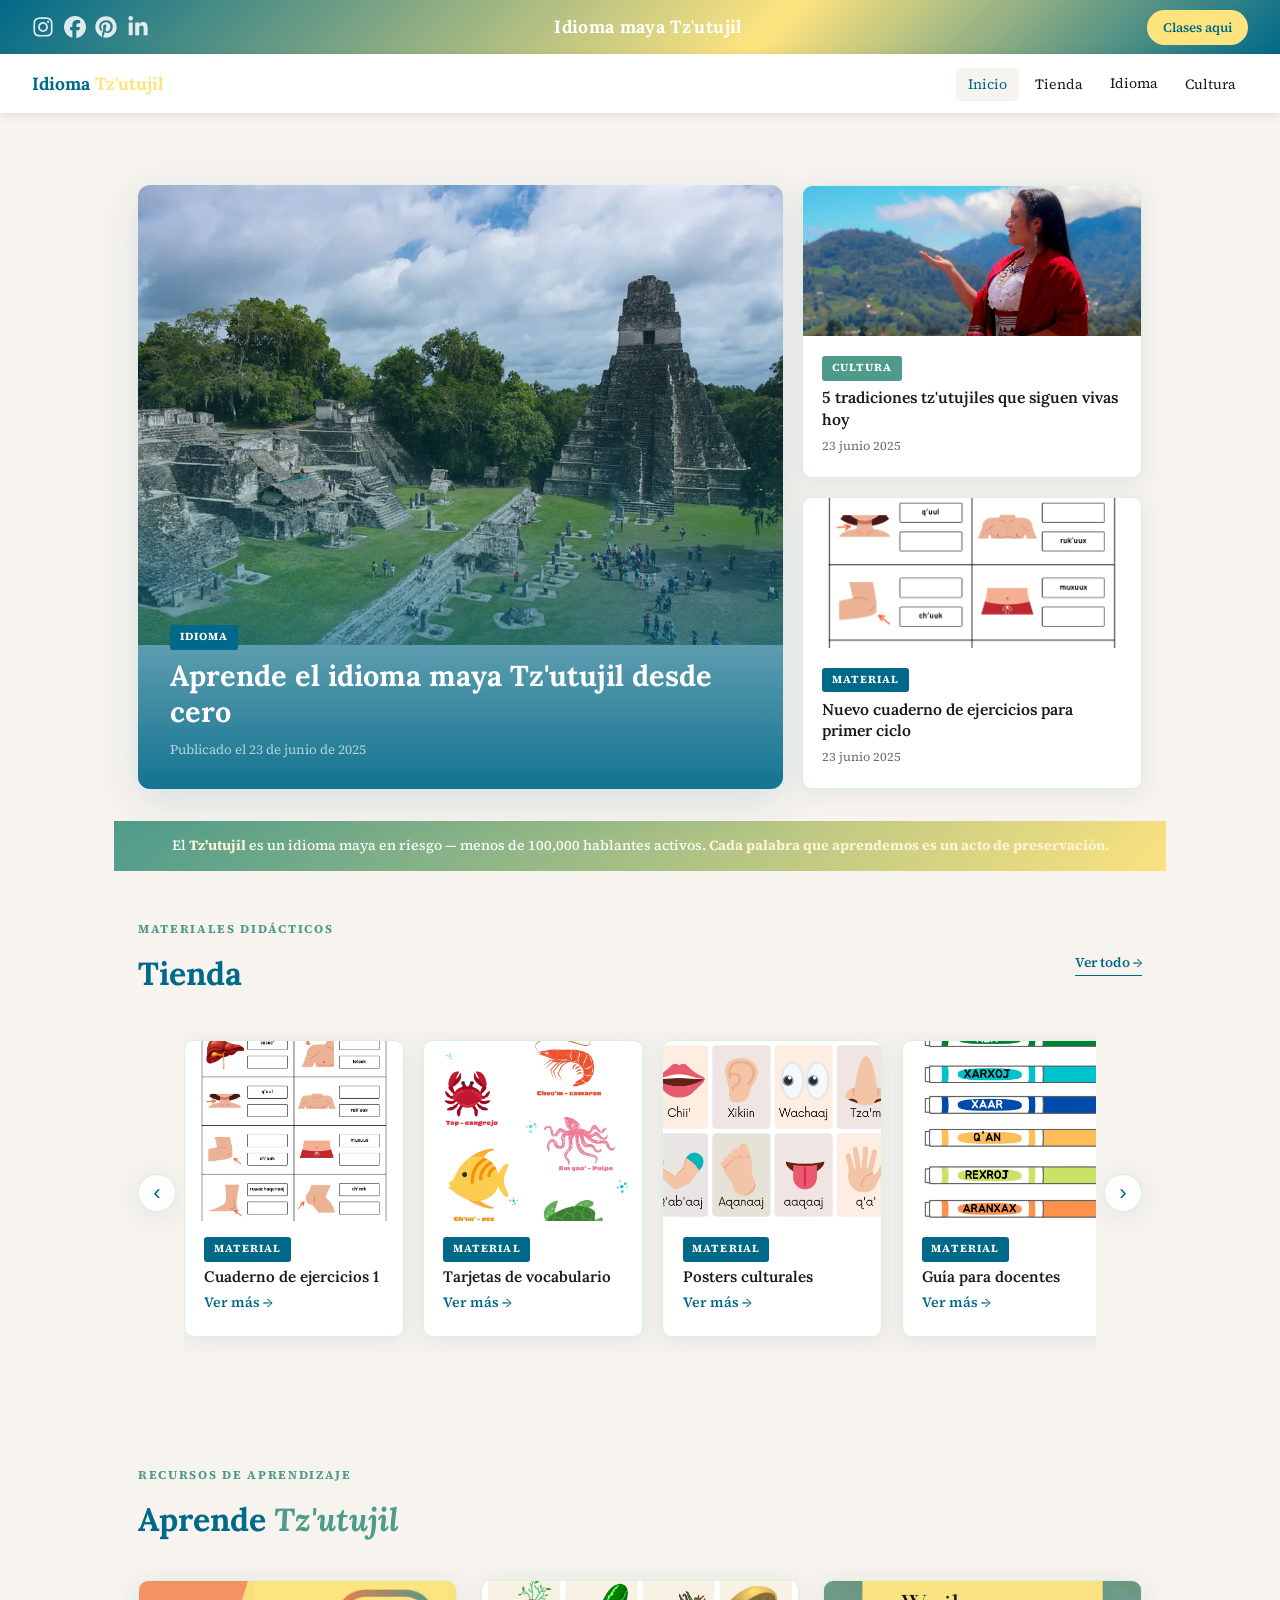
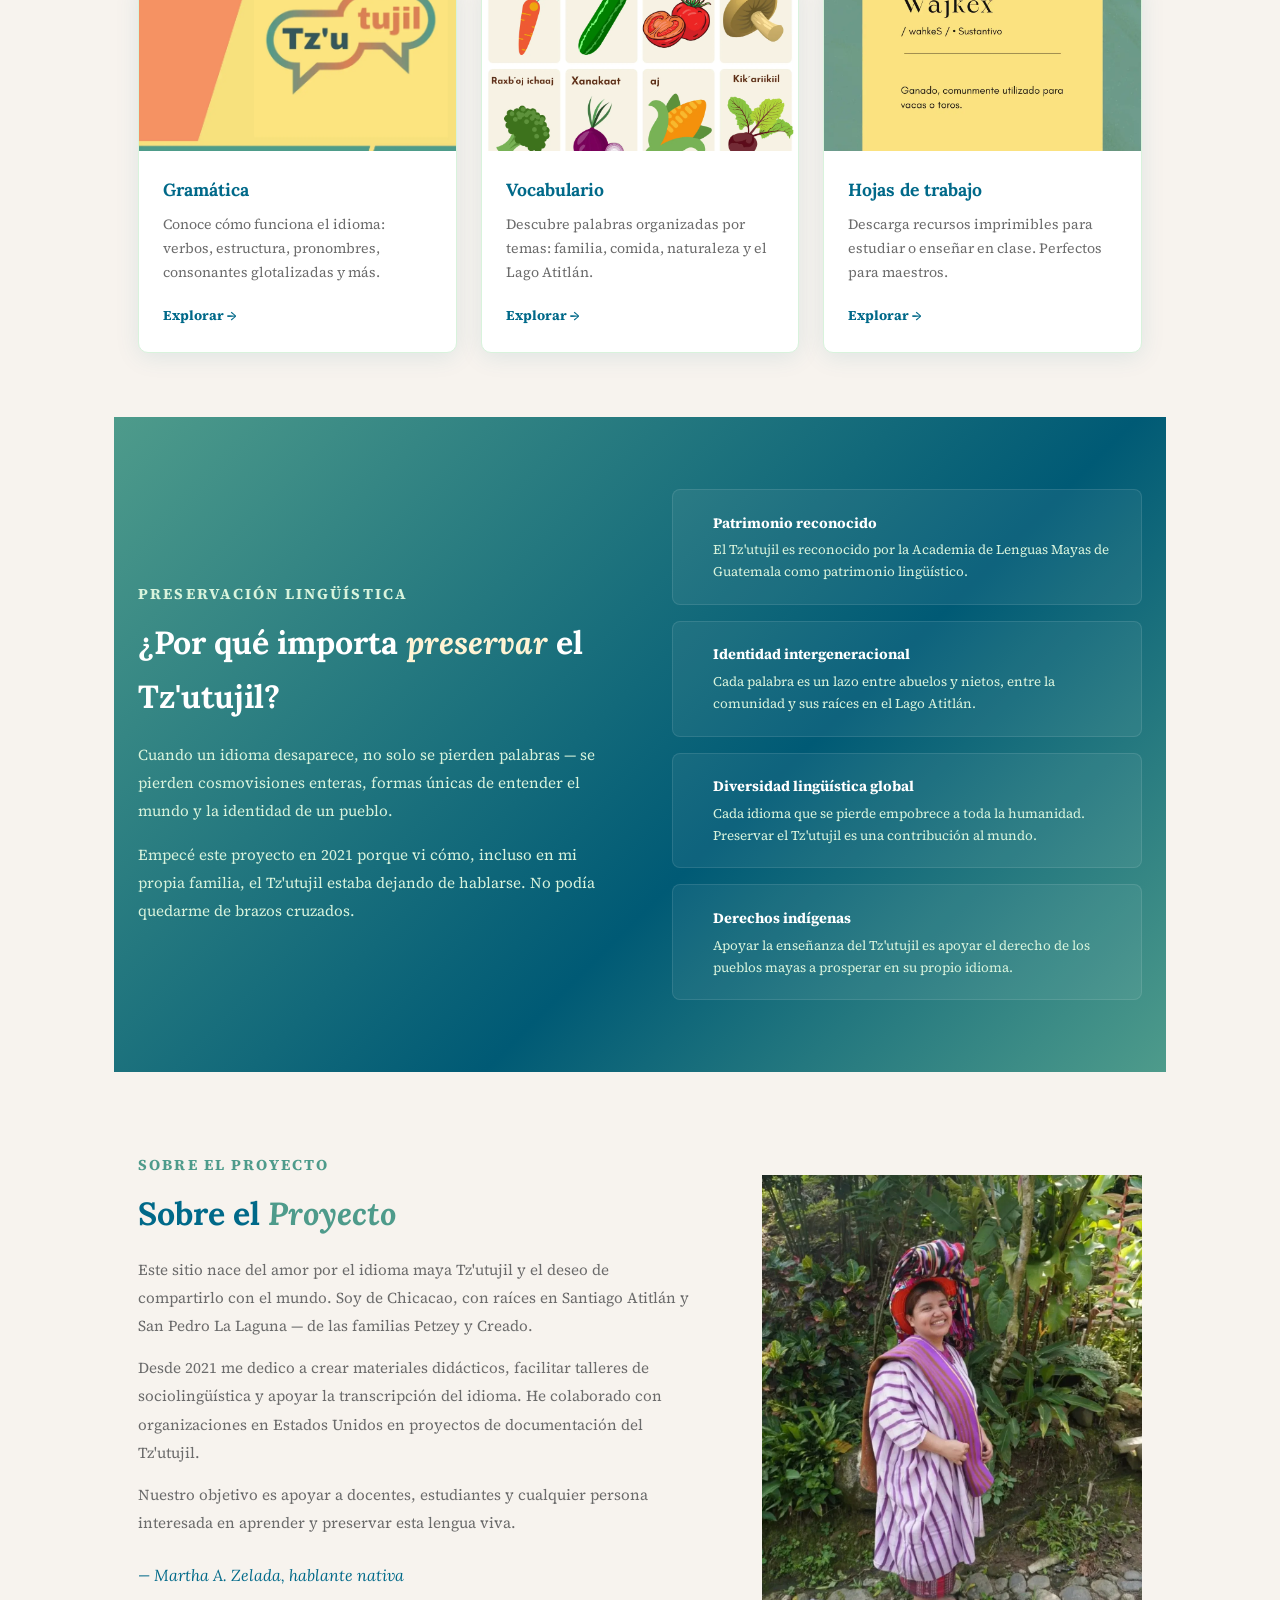
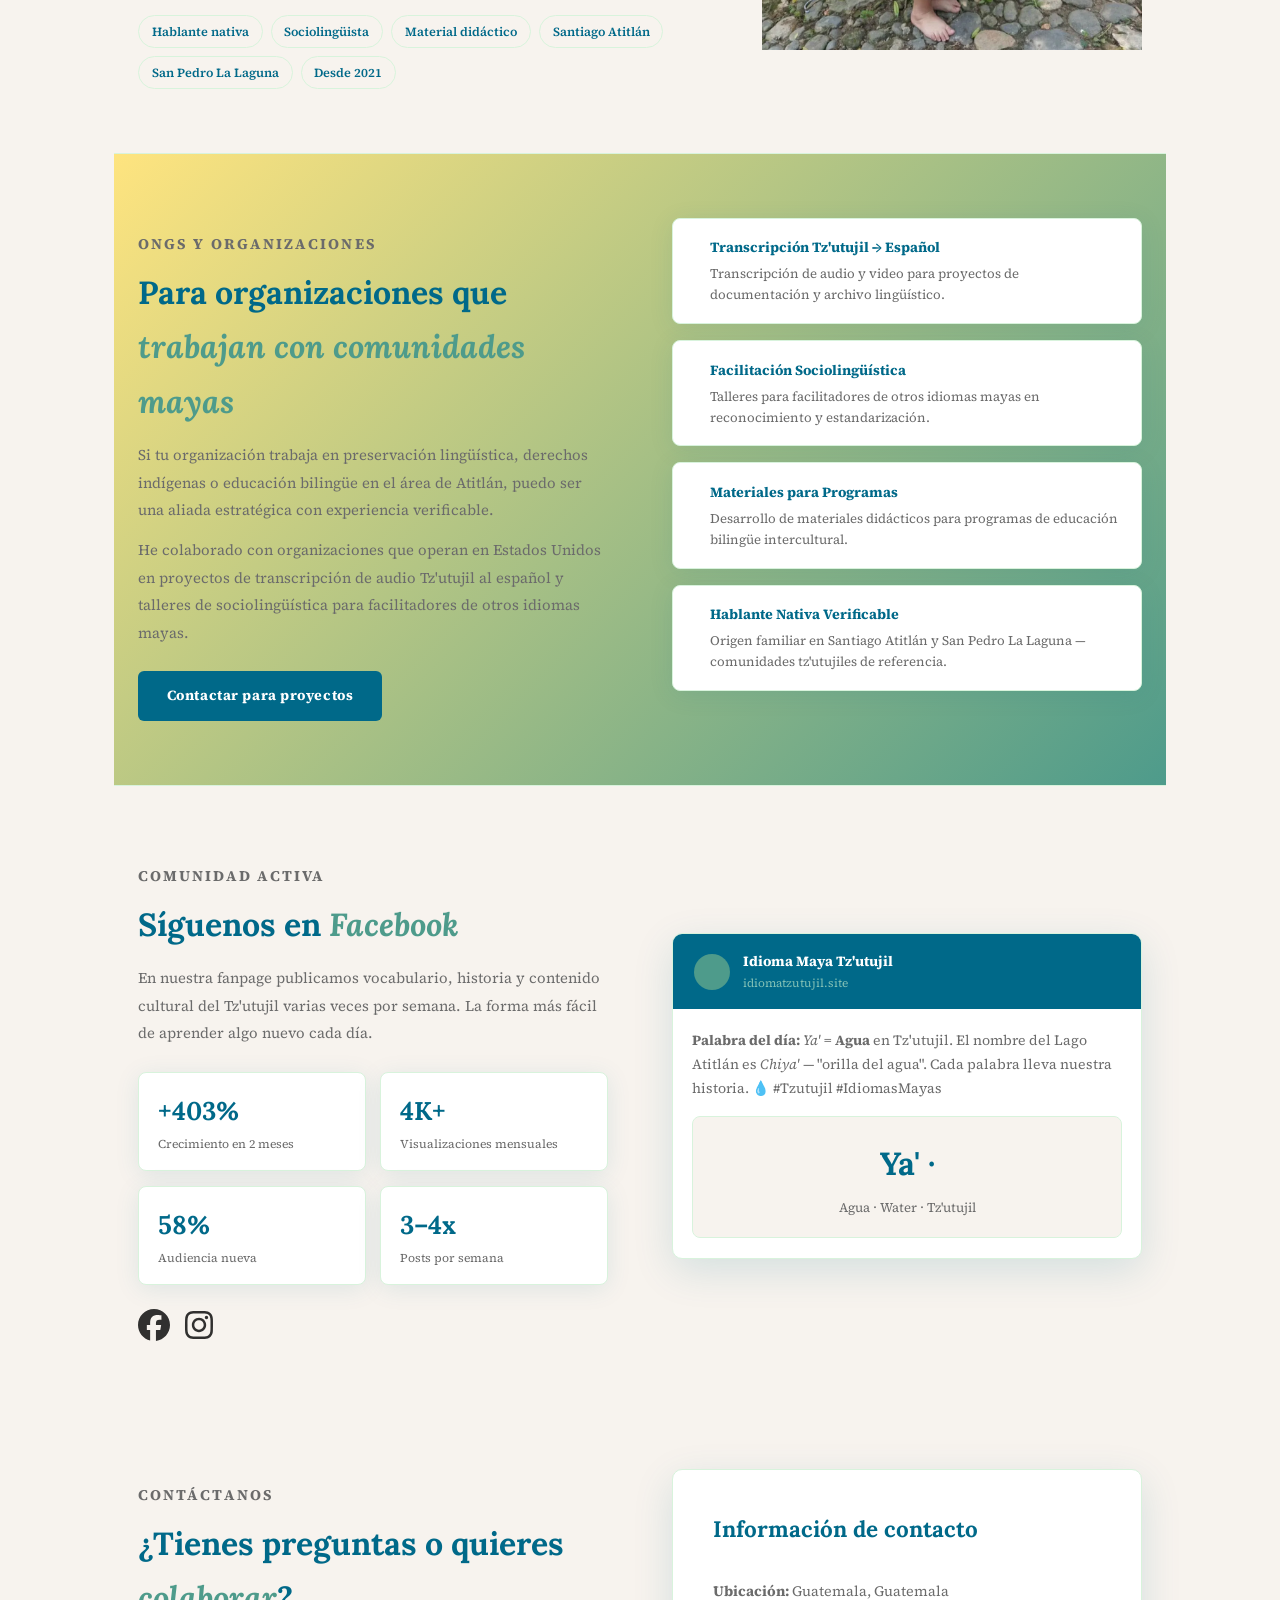
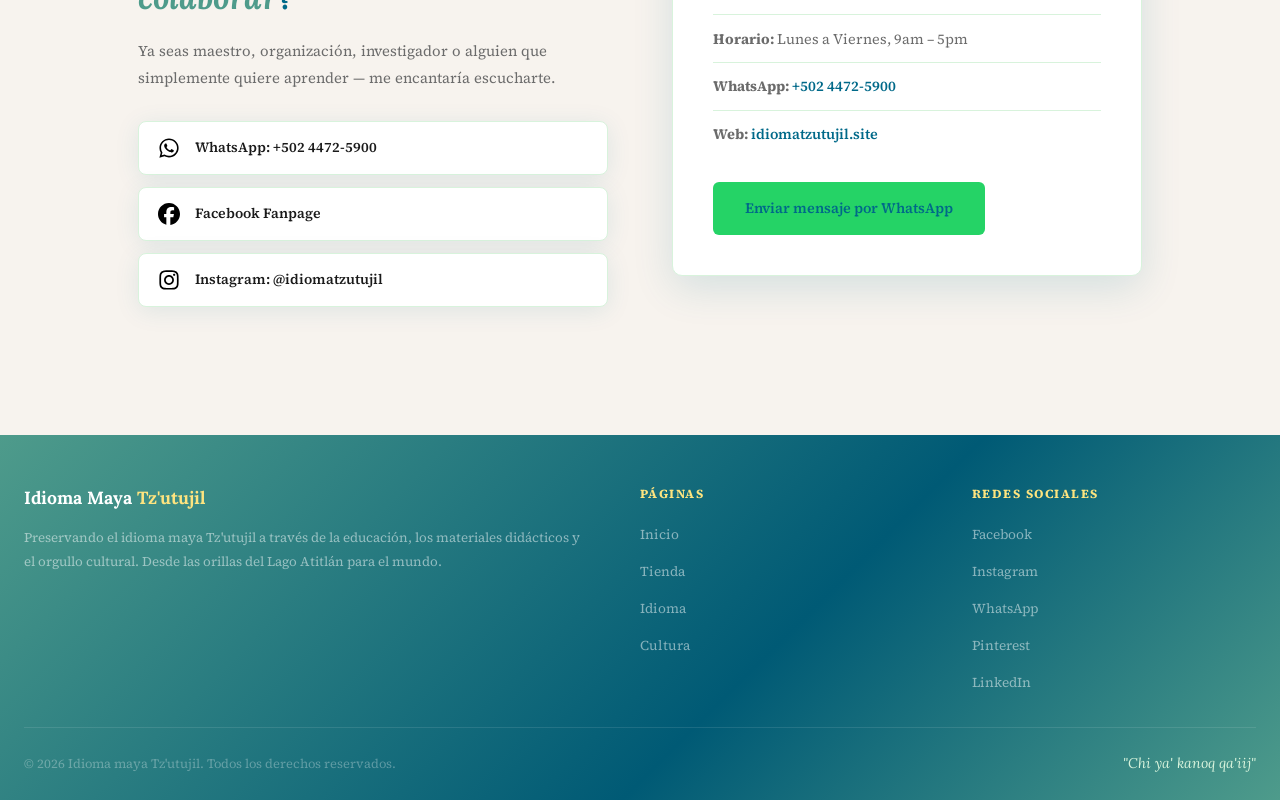
<file: index.html>
<!DOCTYPE html>
<html lang="es">
<head>
  <meta charset="UTF-8"/>
  <meta name="viewport" content="width=device-width, initial-scale=1.0"/>
  <link rel="icon" href="assets/img/favicon.png" type="image/png" sizes="32x32">
  <link rel="canonical" href="https://idiomatzutujil.site">
  <title>Inicio | Idioma maya Tz'utujil</title>
  <meta name="description" content="Aprende el idioma maya Tz'utujil con recursos educativos, artículos culturales, y clases en línea. Descubre vocabulario, gramática, y tradiciones vivas.">
  <meta name="keywords" content="idioma tz'utujil, aprender tz'utujil, maya guatemala, cultura maya, clases online, vocabulario tz'utujil, gramática tz'utujil">
  <meta name="author" content="Martha A Zelada">
  <meta property="og:title" content="Aprende el idioma maya Tz'utujil">
  <meta property="og:description" content="Clases, recursos y cultura para conocer el idioma Tz'utujil desde cero.">
  <meta property="og:image" content="https://idiomatzutujil.site/assets/img/portada1.webp">
  <meta property="og:url" content="https://idiomatzutujil.site">
  <meta property="og:type" content="website">
  <meta name="p:domain_verify" content="c853f585400fdb62001850f2f54ba106"/>
  <link rel="preconnect" href="https://fonts.googleapis.com">
  <link rel="preconnect" href="https://fonts.gstatic.com" crossorigin>
  <link href="https://fonts.googleapis.com/css2?family=Lora:ital,wght@0,400;0,600;0,700;1,400;1,600&family=Source+Serif+4:ital,wght@0,300;0,400;0,600;1,300&display=swap" rel="stylesheet">
  <link rel="stylesheet" href="styles.css">

  <script async src="https://www.googletagmanager.com/gtag/js?id=G-GRST46F9YE"></script>
  <script>window.dataLayer=window.dataLayer||[];function gtag(){dataLayer.push(arguments);}gtag('js',new Date());gtag('config','G-GRST46F9YE');</script>

</head>
<body>

  <!-- TOP BAR -->
  <div class="top-bar">
    <div class="social-icons">
      <a href="https://www.instagram.com/idiomatzutujil/" target="_blank" rel="noopener noreferrer" aria-label="Instagram">
        <img src="assets/img/instagram.svg" alt="Instagram">
      </a>
      <a href="https://www.facebook.com/profile.php?id=100065151015711" target="_blank" rel="noopener noreferrer" aria-label="Facebook">
        <img src="assets/img/facebook.svg" alt="Facebook">
      </a>
      <a href="#" target="_blank" rel="noopener noreferrer" aria-label="Pinterest">
        <img src="assets/img/pinterest.svg" alt="Pinterest">
      </a>
      <a href="#" target="_blank" rel="noopener noreferrer" aria-label="LinkedIn">
        <img src="assets/img/linkedin.svg" alt="LinkedIn">
      </a>
    </div>
    <span class="brand-name">Idioma maya Tz'utujil</span>
    <a class="btn-clases" href="https://wa.me/50244725900" target="_blank" rel="noopener noreferrer">Clases aqui</a>
  </div>

  <!-- NAVBAR -->
  <nav class="navbar" id="navbar" role="navigation" aria-label="Navegación principal">
    <div class="logo">Idioma <span>Tz'utujil</span></div>
    <ul class="nav-links">
      <li><a href="index.html" class="active">Inicio</a></li>
      <li><a href="tienda.html">Tienda</a></li>
      <a href="gramatica.html#practica">Idioma</a>
      <li><a href="cultura.html">Cultura</a></li>
    </ul>
    <button class="hamburger" onclick="toggleMenu()" aria-label="Abrir menú" aria-expanded="false" id="hamburger-btn">☰</button>
  </nav>

  <!-- MOBILE MENU -->
  <nav class="nav-mobile" id="nav-mobile" aria-label="Menú móvil">
    <a href="index.html">Inicio</a>
    <a href="tienda.html">Tienda</a>
    <a href="gramatica.html#practica">Idioma</a>
    <a href="gramatica.html">Cultura</a>
    <a href="https://wa.me/50244725900" target="_blank" class="mobile-cta">Clases aqui</a>
  </nav>

  <main>

    <!-- FEATURED -->
    <section class="featured-section" aria-label="Artículos destacados">
      <div class="featured-grid">
        <a href="gramatica.html" class="main-article fade-in">
          <img src="assets/img/portada1.webp" alt="Lago Atitlán - Aprende Tz'utujil" loading="eager">
          <div class="overlay"></div>
          <div class="info">
            <span class="tag">Idioma</span>
            <h1>Aprende el idioma maya Tz'utujil desde cero</h1>
            <p>Publicado el 23 de junio de 2025</p>
          </div>
        </a>
        <a href="cultura.html" class="side-article fade-in">
          <img src="assets/img/cultura1.webp" alt="Tradiciones tz'utujiles" loading="lazy">
          <div class="info">
            <span class="tag cultura">Cultura</span>
            <h3>5 tradiciones tz'utujiles que siguen vivas hoy</h3>
            <p>23 junio 2025</p>
          </div>
        </a>
        <a href="tienda.html" class="side-article fade-in">
          <img src="assets/img/material1.webp" alt="Material didáctico Tz'utujil" loading="lazy">
          <div class="info">
            <span class="tag material">Material</span>
            <h3>Nuevo cuaderno de ejercicios para primer ciclo</h3>
            <p>23 junio 2025</p>
          </div>
        </a>
      </div>
    </section>

    <!-- AWARENESS -->
    <div class="awareness-strip">
      <p>El <strong>Tz'utujil</strong> es un idioma maya en riesgo — menos de 100,000 hablantes activos. <strong>Cada palabra que aprendemos es un acto de preservación.</strong></p>
    </div>

    <!-- STORE -->
    <section class="store-section" id="tienda" aria-label="Tienda de materiales">
      <div class="store-header">
        <div>
          <p class="section-label">Materiales didácticos</p>
          <h2 class="section-title">Tienda</h2>
        </div>
        <a href="tienda.html">Ver todo →</a>
      </div>
      <div class="store-wrapper">
        <button class="arrow" onclick="scrollStore(-1)" aria-label="Anterior">‹</button>
        <div class="store-carousel" id="storeCarousel">
          <a href="tienda.html" class="store-item fade-in">
            <img src="assets/img/material1.webp" alt="Cuaderno de ejercicios" loading="lazy">
            <div class="info"><span class="tag material">Material</span><h3>Cuaderno de ejercicios 1</h3><p>Ver más →</p></div>
          </a>
          <a href="tienda.html" class="store-item fade-in">
            <img src="assets/img/material02.webp" alt="Tarjetas de vocabulario" loading="lazy">
            <div class="info"><span class="tag material">Material</span><h3>Tarjetas de vocabulario</h3><p>Ver más →</p></div>
          </a>
          <a href="tienda.html" class="store-item fade-in">
            <img src="assets/img/material03.webp" alt="Posters culturales" loading="lazy">
            <div class="info"><span class="tag material">Material</span><h3>Posters culturales</h3><p>Ver más →</p></div>
          </a>
          <a href="tienda.html" class="store-item fade-in">
            <img src="assets/img/material04.webp" alt="Guía para docentes" loading="lazy">
            <div class="info"><span class="tag material">Material</span><h3>Guía para docentes</h3><p>Ver más →</p></div>
          </a>
          <a href="tienda.html" class="store-item fade-in">
            <img src="assets/img/material05.webp" alt="Lecturas en Tz'utujil" loading="lazy">
            <div class="info"><span class="tag material">Material</span><h3>Lecturas en Tz'utujil</h3><p>Ver más →</p></div>
          </a>
        </div>
        <button class="arrow" onclick="scrollStore(1)" aria-label="Siguiente">›</button>
      </div>
    </section>

    <!-- LEARN -->
    <section class="idioma-section" aria-label="Aprende Tz'utujil">
      <div class="idioma-inner">
        <div class="section-header fade-in">
          <p class="section-label">Recursos de aprendizaje</p>
          <h2 class="section-title">Aprende <em>Tz'utujil</em></h2>
        </div>
        <div class="idioma-cards">
          <div class="idioma-card fade-in">
            <img src="assets/img/gramatica.webp" alt="Gramática Tz'utujil" loading="lazy">
            <div class="idioma-card-body">
              <h3>Gramática</h3>
              <p>Conoce cómo funciona el idioma: verbos, estructura, pronombres, consonantes glotalizadas y más.</p>
              <a href="gramatica.html">Explorar →</a>
            </div>
          </div>
          <div class="idioma-card fade-in">
            <img src="assets/img/vocabulario.webp" alt="Vocabulario Tz'utujil" loading="lazy">
            <div class="idioma-card-body">
              <h3>Vocabulario</h3>
              <p>Descubre palabras organizadas por temas: familia, comida, naturaleza y el Lago Atitlán.</p>
              <a href="gramatica.html">Explorar →</a>
            </div>
          </div>
          <div class="idioma-card fade-in">
            <img src="assets/img/hojas.webp" alt="Hojas de trabajo" loading="lazy">
            <div class="idioma-card-body">
              <h3>Hojas de trabajo</h3>
              <p>Descarga recursos imprimibles para estudiar o enseñar en clase. Perfectos para maestros.</p>
              <a href="gramatica.html">Explorar →</a>
            </div>
          </div>
        </div>
      </div>
    </section>

    <!-- PRESERVE -->
    <section class="preservar-section" aria-label="Por qué preservar el Tz'utujil">
      <div class="preservar-inner">
        <div class="preservar-texto fade-in">
          <p class="section-label">Preservación lingüística</p>
          <h2 class="section-title">¿Por qué importa <em>preservar</em> el Tz'utujil?</h2>
          <p>Cuando un idioma desaparece, no solo se pierden palabras — se pierden cosmovisiones enteras, formas únicas de entender el mundo y la identidad de un pueblo.</p>
          <p>Empecé este proyecto en 2021 porque vi cómo, incluso en mi propia familia, el Tz'utujil estaba dejando de hablarse. No podía quedarme de brazos cruzados.</p>
        </div>
        <div class="preservar-cards fade-in">
          <div class="pres-card"><span class="icon"></span><div><h4>Patrimonio reconocido</h4><p>El Tz'utujil es reconocido por la Academia de Lenguas Mayas de Guatemala como patrimonio lingüístico.</p></div></div>
          <div class="pres-card"><span class="icon"></span><div><h4>Identidad intergeneracional</h4><p>Cada palabra es un lazo entre abuelos y nietos, entre la comunidad y sus raíces en el Lago Atitlán.</p></div></div>
          <div class="pres-card"><span class="icon"></span><div><h4>Diversidad lingüística global</h4><p>Cada idioma que se pierde empobrece a toda la humanidad. Preservar el Tz'utujil es una contribución al mundo.</p></div></div>
          <div class="pres-card"><span class="icon"></span><div><h4>Derechos indígenas</h4><p>Apoyar la enseñanza del Tz'utujil es apoyar el derecho de los pueblos mayas a prosperar en su propio idioma.</p></div></div>
        </div>
      </div>
    </section>

    <!-- ABOUT -->
    <section class="nosotros-section" id="nosotros" aria-label="Sobre el proyecto">
      <div class="nosotros-grid">
        <div class="nosotros-texto fade-in">
          <p class="section-label">Sobre el proyecto</p>
          <h2 class="section-title">Sobre el <em>Proyecto</em></h2>
          <p>Este sitio nace del amor por el idioma maya Tz'utujil y el deseo de compartirlo con el mundo. Soy de Chicacao, con raíces en Santiago Atitlán y San Pedro La Laguna — de las familias Petzey y Creado.</p>
          <p>Desde 2021 me dedico a crear materiales didácticos, facilitar talleres de sociolingüística y apoyar la transcripción del idioma. He colaborado con organizaciones en Estados Unidos en proyectos de documentación del Tz'utujil.</p>
          <p>Nuestro objetivo es apoyar a docentes, estudiantes y cualquier persona interesada en aprender y preservar esta lengua viva.</p>
          <p class="firma">— Martha A. Zelada, hablante nativa</p>
          <div class="nosotros-tags">
            <span class="badge-tag">Hablante nativa</span>
            <span class="badge-tag">Sociolingüista</span>
            <span class="badge-tag">Material didáctico</span>
            <span class="badge-tag">Santiago Atitlán</span>
            <span class="badge-tag">San Pedro La Laguna</span>
            <span class="badge-tag">Desde 2021</span>
          </div>
        </div>
        <img src="assets/img/martha.webp" alt="Martha A. Zelada">
         </div>
    </section>

    <!-- ONG -->
    <section class="ong-section" id="ong" aria-label="Para ONGs y organizaciones">
      <div class="ong-inner">
        <div class="ong-texto fade-in">
          <p class="section-label">ONGs y Organizaciones</p>
          <h2 class="section-title">Para organizaciones que <em>trabajan con comunidades mayas</em></h2>
          <p>Si tu organización trabaja en preservación lingüística, derechos indígenas o educación bilingüe en el área de Atitlán, puedo ser una aliada estratégica con experiencia verificable.</p>
          <p>He colaborado con organizaciones que operan en Estados Unidos en proyectos de transcripción de audio Tz'utujil al español y talleres de sociolingüística para facilitadores de otros idiomas mayas.</p>
          <a href="https://wa.me/50244725900" target="_blank" rel="noopener noreferrer" class="btn-verde">Contactar para proyectos</a>
        </div>
        <div class="ong-creds fade-in">
          <div class="ong-cred"><span class="cred-icon"></span><div><h4>Transcripción Tz'utujil → Español</h4><p>Transcripción de audio y video para proyectos de documentación y archivo lingüístico.</p></div></div>
          <div class="ong-cred"><span class="cred-icon"></span><div><h4>Facilitación Sociolingüística</h4><p>Talleres para facilitadores de otros idiomas mayas en reconocimiento y estandarización.</p></div></div>
          <div class="ong-cred"><span class="cred-icon"></span><div><h4>Materiales para Programas</h4><p>Desarrollo de materiales didácticos para programas de educación bilingüe intercultural.</p></div></div>
          <div class="ong-cred"><span class="cred-icon"></span><div><h4>Hablante Nativa Verificable</h4><p>Origen familiar en Santiago Atitlán y San Pedro La Laguna — comunidades tz'utujiles de referencia.</p></div></div>
        </div>
      </div>
    </section>

    <!-- FACEBOOK -->
    <section class="facebook-section" id="comunidad" aria-label="Comunidad en Facebook">
      <div class="facebook-inner">
        <div class="fb-texto fade-in">
          <p class="section-label">Comunidad activa</p>
          <h2 class="section-title">Síguenos en <em>Facebook</em></h2>
          <p>En nuestra fanpage publicamos vocabulario, historia y contenido cultural del Tz'utujil varias veces por semana. La forma más fácil de aprender algo nuevo cada día.</p>
          <div class="fb-stats-grid">
            <div class="fb-stat"><div class="num">+403%</div><div class="lbl">Crecimiento en 2 meses</div></div>
            <div class="fb-stat"><div class="num">4K+</div><div class="lbl">Visualizaciones mensuales</div></div>
            <div class="fb-stat"><div class="num">58%</div><div class="lbl">Audiencia nueva</div></div>
            <div class="fb-stat"><div class="num">3–4x</div><div class="lbl">Posts por semana</div></div>
          </div>
          <div class="social-icons-redes">
            <a href="https://www.facebook.com/profile.php?id=100065151015711" target="_blank" rel="noopener noreferrer">
              <img src="assets/img/facebook.svg" alt="Facebook">
            </a>
            <a href="https://www.instagram.com/idiomatzutujil/" target="_blank" rel="noopener noreferrer">
              <img src="assets/img/instagram.svg" alt="Instagram">
            </a>
          </div>
        </div>
        <div class="fb-preview fade-in">
          <div class="fb-preview-header">
            <div class="fb-avatar"></div>
            <div><div class="fb-pname">Idioma Maya Tz'utujil</div><div class="fb-phandle">idiomatzutujil.site</div></div>
          </div>
          <div class="fb-preview-body">
            <p><strong>Palabra del día:</strong> <em>Ya'</em> = <strong>Agua</strong> en Tz'utujil. El nombre del Lago Atitlán es <em>Chiya'</em> — "orilla del agua". Cada palabra lleva nuestra historia. 💧 #Tzutujil #IdiomasMayas</p>
            <div class="fb-word-card">
              <div class="fb-word">Ya' · </div>
              <div class="fb-translation">Agua · Water · Tz'utujil</div>
            </div>
          </div>
        </div>
      </div>
    </section>

    <!-- CONTACT -->
    <section class="contacto-section" id="contacto" aria-label="Contacto">
      <div class="contacto-mensaje fade-in">
        <p class="section-label">Contáctanos</p>
        <h2 class="section-title">¿Tienes preguntas o quieres <em>colaborar</em>?</h2>
        <p>Ya seas maestro, organización, investigador o alguien que simplemente quiere aprender — me encantaría escucharte.</p>
        <div class="social-links-list">
          <a href="https://wa.me/50244725900" target="_blank" rel="noopener noreferrer" class="social-link-item">
            <img src="assets/img/whatsapp.svg" alt="">
            <span>WhatsApp: +502 4472-5900</span>
          </a>
          <a href="https://www.facebook.com/profile.php?id=100065151015711" target="_blank" rel="noopener noreferrer" class="social-link-item">
            <img src="assets/img/facebook.svg" alt="">
            <span>Facebook Fanpage</span>
          </a>
          <a href="https://www.instagram.com/idiomatzutujil/" target="_blank" rel="noopener noreferrer" class="social-link-item">
            <img src="assets/img/instagram.svg" alt="">
            <span>Instagram: @idiomatzutujil</span>
          </a>
        </div>
      </div>
      <div class="contacto-info-box fade-in">
        <h3>Información de contacto</h3>
        <p><strong>Ubicación:</strong> Guatemala, Guatemala</p>
        <p><strong>Horario:</strong> Lunes a Viernes, 9am – 5pm</p>
        <p><strong>WhatsApp:</strong> <a href="https://wa.me/50244725900" target="_blank" rel="noopener noreferrer">+502 4472-5900</a></p>
        <p><strong>Web:</strong> <a href="https://idiomatzutujil.site">idiomatzutujil.site</a></p>
        <a class="boton-contacto" href="https://wa.me/50244725900" target="_blank" rel="noopener noreferrer">Enviar mensaje por WhatsApp</a>
      </div>
    </section>

  </main>

  <!-- FOOTER -->
  <footer>
    <div class="footer-grid">
      <div class="footer-brand">
        <div class="logo-footer">Idioma Maya <span>Tz'utujil</span></div>
        <p>Preservando el idioma maya Tz'utujil a través de la educación, los materiales didácticos y el orgullo cultural. Desde las orillas del Lago Atitlán para el mundo.</p>
      </div>
      <div class="footer-col">
        <h4>Páginas</h4>
        <ul>
          <li><a href="index.html">Inicio</a></li>
          <li><a href="tienda.html">Tienda</a></li>
          <li><a href="gramatica.html">Idioma</a></li>
          <li><a href="cultura.html">Cultura</a></li>
        </ul>
      </div>
      <div class="footer-col">
        <h4>Redes sociales</h4>
        <ul>
          <li><a href="https://www.facebook.com/profile.php?id=100065151015711" target="_blank" rel="noopener noreferrer">Facebook</a></li>
          <li><a href="https://www.instagram.com/idiomatzutujil/" target="_blank" rel="noopener noreferrer">Instagram</a></li>
          <li><a href="https://wa.me/50244725900" target="_blank" rel="noopener noreferrer">WhatsApp</a></li>
          <li><a href="#" target="_blank" rel="noopener noreferrer">Pinterest</a></li>
          <li><a href="#" target="_blank" rel="noopener noreferrer">LinkedIn</a></li>
        </ul>
      </div>
    </div>
    <div class="footer-bottom">
      <p>© <span id="anio-actual"></span> Idioma maya Tz'utujil. Todos los derechos reservados.</p>
      <span class="footer-tz">"Chi ya' kanoq qa'iij" </span>
    </div>
  </footer>

  <script>
    document.getElementById("anio-actual").textContent = new Date().getFullYear();

    window.addEventListener('scroll', () => {
      document.getElementById('navbar').classList.toggle('scrolled', window.scrollY > 60);
    });

    function toggleMenu() {
      const menu = document.getElementById('nav-mobile');
      const btn  = document.getElementById('hamburger-btn');
      const open = menu.classList.toggle('open');
      btn.setAttribute('aria-expanded', open);
      btn.textContent = open ? '✕' : '☰';
    }
    document.querySelectorAll('.nav-mobile a').forEach(link => {
      link.addEventListener('click', () => {
        document.getElementById('nav-mobile').classList.remove('open');
        document.getElementById('hamburger-btn').textContent = '☰';
        document.getElementById('hamburger-btn').setAttribute('aria-expanded', false);
      });
    });

    function scrollStore(direction) {
      document.getElementById('storeCarousel').scrollBy({ left: direction * 240, behavior: 'smooth' });
    }
    let touchStartX = 0;
    const carousel = document.getElementById('storeCarousel');
    carousel.addEventListener('touchstart', e => { touchStartX = e.touches[0].clientX; }, { passive: true });
    carousel.addEventListener('touchend', e => {
      const diff = touchStartX - e.changedTouches[0].clientX;
      if (Math.abs(diff) > 50) scrollStore(diff > 0 ? 1 : -1);
    });

    const observer = new IntersectionObserver((entries) => {
      entries.forEach((entry, i) => {
        if (entry.isIntersecting) {
          setTimeout(() => entry.target.classList.add('visible'), i * 80);
          observer.unobserve(entry.target);
        }
      });
    }, { threshold: 0.1 });
    document.querySelectorAll('.fade-in').forEach(el => observer.observe(el));
  </script>
</body>
</html>
</file>
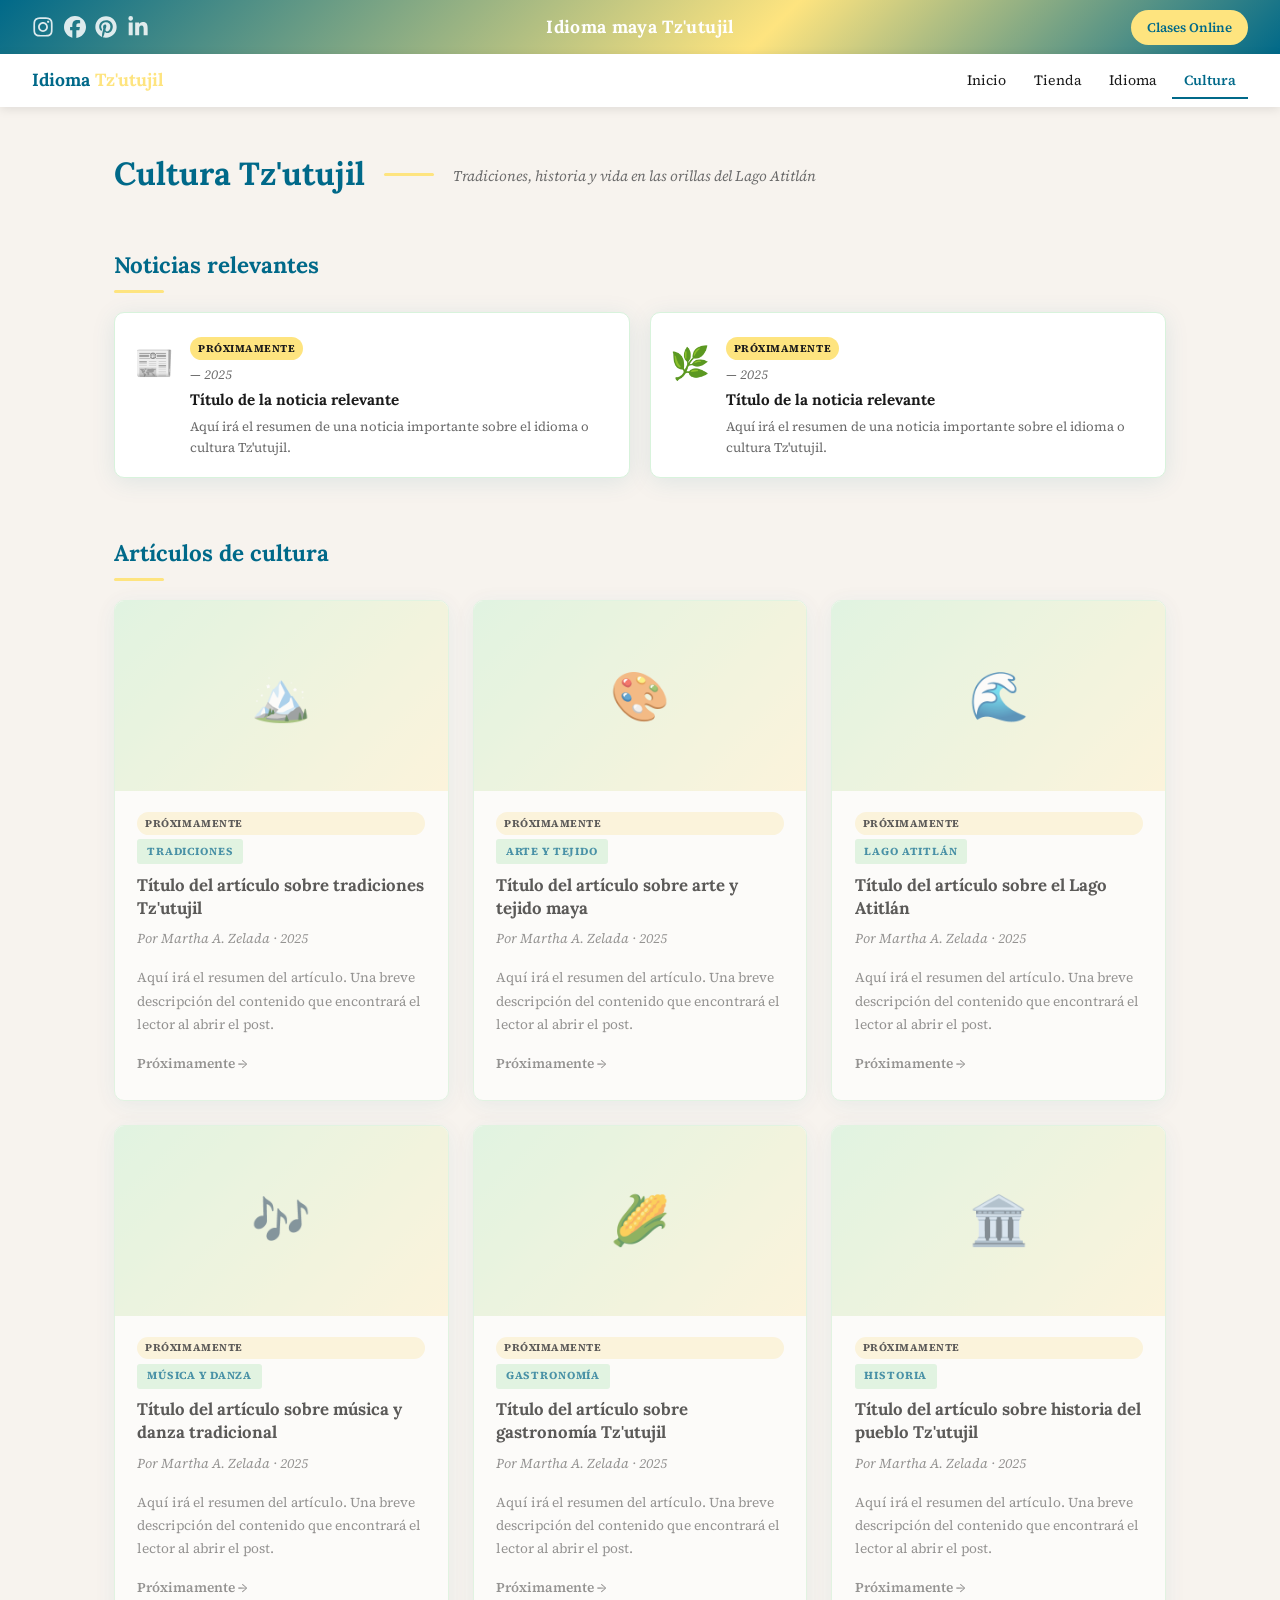
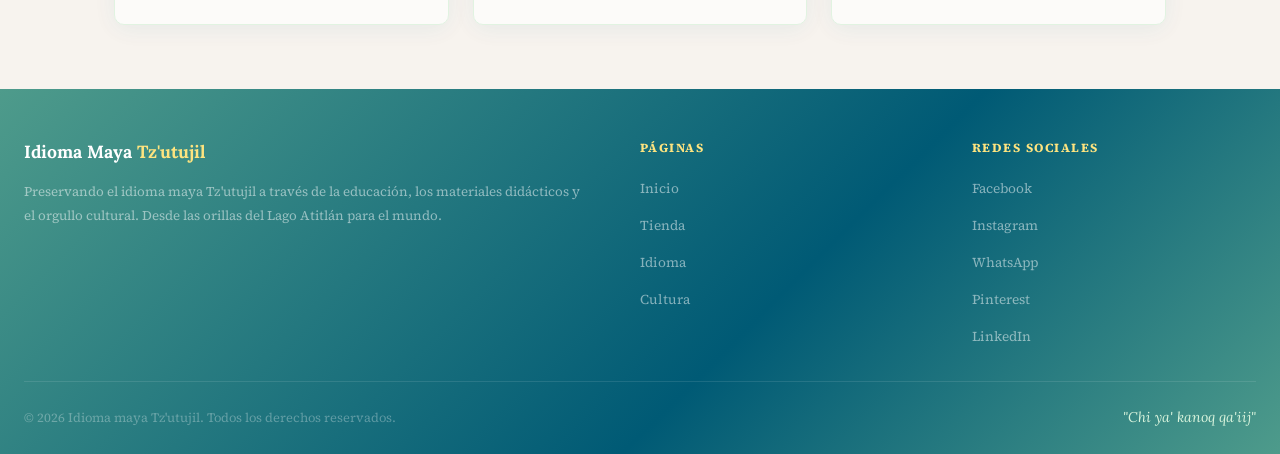
<file: cultura.html>
<!DOCTYPE html>
<html lang="es">
<head>
  <meta charset="UTF-8" />
  <meta name="viewport" content="width=device-width, initial-scale=1.0"/>
  <title>Cultura | Idioma maya Tz'utujil</title>
  <meta name="description" content="Artículos y noticias sobre la cultura maya Tz'utujil. Tradiciones, historia y vida en el Lago Atitlán.">

  <link rel="preconnect" href="https://fonts.googleapis.com">
  <link rel="preconnect" href="https://fonts.gstatic.com" crossorigin>
  <link href="https://fonts.googleapis.com/css2?family=Lora:ital,wght@0,400;0,600;0,700;1,400;1,600&family=Source+Serif+4:ital,wght@0,300;0,400;0,600;1,300&display=swap" rel="stylesheet">
  <link rel="stylesheet" href="styles.css">
</head>
<body>

    <!-- TOP BAR -->
  <div class="top-bar">
    <div class="social-icons">
      <a href="https://www.instagram.com/idiomatzutujil/" target="_blank" rel="noopener noreferrer" aria-label="Instagram">
        <img src="assets/img/instagram.svg" alt="Instagram">
      </a>
      <a href="https://www.facebook.com/profile.php?id=100065151015711" target="_blank" rel="noopener noreferrer" aria-label="Facebook">
        <img src="assets/img/facebook.svg" alt="Facebook">
      </a>
      <a href="#" target="_blank" rel="noopener noreferrer" aria-label="Pinterest">
        <img src="assets/img/pinterest.svg" alt="Pinterest">
      </a>
      <a href="#" target="_blank" rel="noopener noreferrer" aria-label="LinkedIn">
        <img src="assets/img/linkedin.svg" alt="LinkedIn">
      </a>
    </div>
    <div class="logo">Idioma maya Tz'utujil</div>
    <a class="subscribe-button" href="https://wa.me/50244725900" target="_blank" rel="noopener noreferrer">Clases Online</a>
  </div>

  <!-- NAVBAR -->
  <nav class="navbar" id="navbar" role="navigation" aria-label="Navegación principal">
    <div class="logo">Idioma <span>Tz'utujil</span></div>
    <ul class="nav-links">
      <li><a href="index.html">Inicio</a></li>
      <li><a href="tienda.html">Tienda</a></li>
      <li><a href="gramatica.html">Idioma</a></li>
      <li><a href="cultura.html" class="activo-nav">Cultura</a></li>
    </ul>
    <button class="hamburger" onclick="toggleMenu()" aria-label="Abrir menú" aria-expanded="false" id="hamburger-btn">☰</button>
  </nav>

  <!-- MOBILE MENU -->
  <nav class="nav-mobile" id="nav-mobile" aria-label="Menú móvil">
    <a href="index.html">Inicio</a>
    <a href="tienda.html">Tienda</a>
    <a href="gramatica.html">Idioma</a>
    <a href="cultura.html">Cultura</a>
    <a href="https://wa.me/50244725900" target="_blank" class="mobile-cta">Clases aqui</a>
  </nav>

  <main>

    <!-- HERO -->
    <div class="page-hero">
      <h1>Cultura Tz'utujil</h1>
      <div class="divider"></div>
      <p>Tradiciones, historia y vida en las orillas del Lago Atitlán</p>
    </div>

    <!-- NOTICIAS DESTACADAS -->
    <section class="noticias-section">
      <h2>Noticias relevantes</h2>
      <div class="divider"></div>

      <div class="noticias-grid">

        <div class="noticia-card">
          <span class="noticia-emoji">📰</span>
          <div>
            <span class="badge-nuevo">PRÓXIMAMENTE</span>
            <p class="noticia-fecha">— 2025</p>
            <h3>Título de la noticia relevante</h3>
            <p>Aquí irá el resumen de una noticia importante sobre el idioma o cultura Tz'utujil.</p>
          </div>
        </div>

        <div class="noticia-card">
          <span class="noticia-emoji">🌿</span>
          <div>
            <span class="badge-nuevo">PRÓXIMAMENTE</span>
            <p class="noticia-fecha">— 2025</p>
            <h3>Título de la noticia relevante</h3>
            <p>Aquí irá el resumen de una noticia importante sobre el idioma o cultura Tz'utujil.</p>
          </div>
        </div>

      </div>
    </section>

    <!-- BLOG POSTS -->
    <section class="posts-section">
      <h2>Artículos de cultura</h2>
      <div class="divider"></div>

      <div class="posts-grid">

        <!-- POST 1 - Placeholder -->
        <article class="post-card proximamente">
          <div class="post-card-img">🏔️</div>
          <div class="post-card-body">
            <span class="badge-pronto">PRÓXIMAMENTE</span>
            <span class="post-tag">Tradiciones</span>
            <h3>Título del artículo sobre tradiciones Tz'utujil</h3>
            <p class="post-meta">Por Martha A. Zelada · 2025</p>
            <p>Aquí irá el resumen del artículo. Una breve descripción del contenido que encontrará el lector al abrir el post.</p>
            <span class="post-link">Próximamente →</span>
          </div>
        </article>

        <!-- POST 2 - Placeholder -->
        <article class="post-card proximamente">
          <div class="post-card-img">🎨</div>
          <div class="post-card-body">
            <span class="badge-pronto">PRÓXIMAMENTE</span>
            <span class="post-tag">Arte y tejido</span>
            <h3>Título del artículo sobre arte y tejido maya</h3>
            <p class="post-meta">Por Martha A. Zelada · 2025</p>
            <p>Aquí irá el resumen del artículo. Una breve descripción del contenido que encontrará el lector al abrir el post.</p>
            <span class="post-link">Próximamente →</span>
          </div>
        </article>

        <!-- POST 3 - Placeholder -->
        <article class="post-card proximamente">
          <div class="post-card-img">🌊</div>
          <div class="post-card-body">
            <span class="badge-pronto">PRÓXIMAMENTE</span>
            <span class="post-tag">Lago Atitlán</span>
            <h3>Título del artículo sobre el Lago Atitlán</h3>
            <p class="post-meta">Por Martha A. Zelada · 2025</p>
            <p>Aquí irá el resumen del artículo. Una breve descripción del contenido que encontrará el lector al abrir el post.</p>
            <span class="post-link">Próximamente →</span>
          </div>
        </article>

        <!-- POST 4 - Placeholder -->
        <article class="post-card proximamente">
          <div class="post-card-img">🎶</div>
          <div class="post-card-body">
            <span class="badge-pronto">PRÓXIMAMENTE</span>
            <span class="post-tag">Música y danza</span>
            <h3>Título del artículo sobre música y danza tradicional</h3>
            <p class="post-meta">Por Martha A. Zelada · 2025</p>
            <p>Aquí irá el resumen del artículo. Una breve descripción del contenido que encontrará el lector al abrir el post.</p>
            <span class="post-link">Próximamente →</span>
          </div>
        </article>

        <!-- POST 5 - Placeholder -->
        <article class="post-card proximamente">
          <div class="post-card-img">🌽</div>
          <div class="post-card-body">
            <span class="badge-pronto">PRÓXIMAMENTE</span>
            <span class="post-tag">Gastronomía</span>
            <h3>Título del artículo sobre gastronomía Tz'utujil</h3>
            <p class="post-meta">Por Martha A. Zelada · 2025</p>
            <p>Aquí irá el resumen del artículo. Una breve descripción del contenido que encontrará el lector al abrir el post.</p>
            <span class="post-link">Próximamente →</span>
          </div>
        </article>

        <!-- POST 6 - Placeholder -->
        <article class="post-card proximamente">
          <div class="post-card-img">🏛️</div>
          <div class="post-card-body">
            <span class="badge-pronto">PRÓXIMAMENTE</span>
            <span class="post-tag">Historia</span>
            <h3>Título del artículo sobre historia del pueblo Tz'utujil</h3>
            <p class="post-meta">Por Martha A. Zelada · 2025</p>
            <p>Aquí irá el resumen del artículo. Una breve descripción del contenido que encontrará el lector al abrir el post.</p>
            <span class="post-link">Próximamente →</span>
          </div>
        </article>

      </div>
    </section>

  </main>

    <!-- FOOTER -->
  <footer>
    <div class="footer-grid">
      <div class="footer-brand">
        <div class="logo-footer">Idioma Maya <span>Tz'utujil</span></div>
        <p>Preservando el idioma maya Tz'utujil a través de la educación, los materiales didácticos y el orgullo cultural. Desde las orillas del Lago Atitlán para el mundo.</p>
      </div>
      <div class="footer-col">
        <h4>Páginas</h4>
        <ul>
          <li><a href="index.html">Inicio</a></li>
          <li><a href="tienda.html">Tienda</a></li>
          <li><a href="gramatica.html">Idioma</a></li>
          <li><a href="cultura.html">Cultura</a></li>
        </ul>
      </div>
      <div class="footer-col">
        <h4>Redes sociales</h4>
        <ul>
          <li><a href="https://www.facebook.com/profile.php?id=100065151015711" target="_blank" rel="noopener noreferrer">Facebook</a></li>
          <li><a href="https://www.instagram.com/idiomatzutujil/" target="_blank" rel="noopener noreferrer">Instagram</a></li>
          <li><a href="https://wa.me/50244725900" target="_blank" rel="noopener noreferrer">WhatsApp</a></li>
          <li><a href="#" target="_blank" rel="noopener noreferrer">Pinterest</a></li>
          <li><a href="#" target="_blank" rel="noopener noreferrer">LinkedIn</a></li>
        </ul>
      </div>
    </div>
    <div class="footer-bottom">
      <p>© <span id="anio-actual"></span> Idioma maya Tz'utujil. Todos los derechos reservados.</p>
      <span class="footer-tz">"Chi ya' kanoq qa'iij" </span>
    </div>
  </footer>

  <script>
    document.getElementById('anio-actual').textContent = new Date().getFullYear();

    function toggleMenu() {
      document.querySelector('.nav-links').classList.toggle('show');
    }
    document.querySelectorAll('.nav-links a').forEach(a => {
      a.addEventListener('click', () => {
        document.querySelector('.nav-links').classList.remove('show');
      });
    });
  </script>

</body>
</html>
</file>
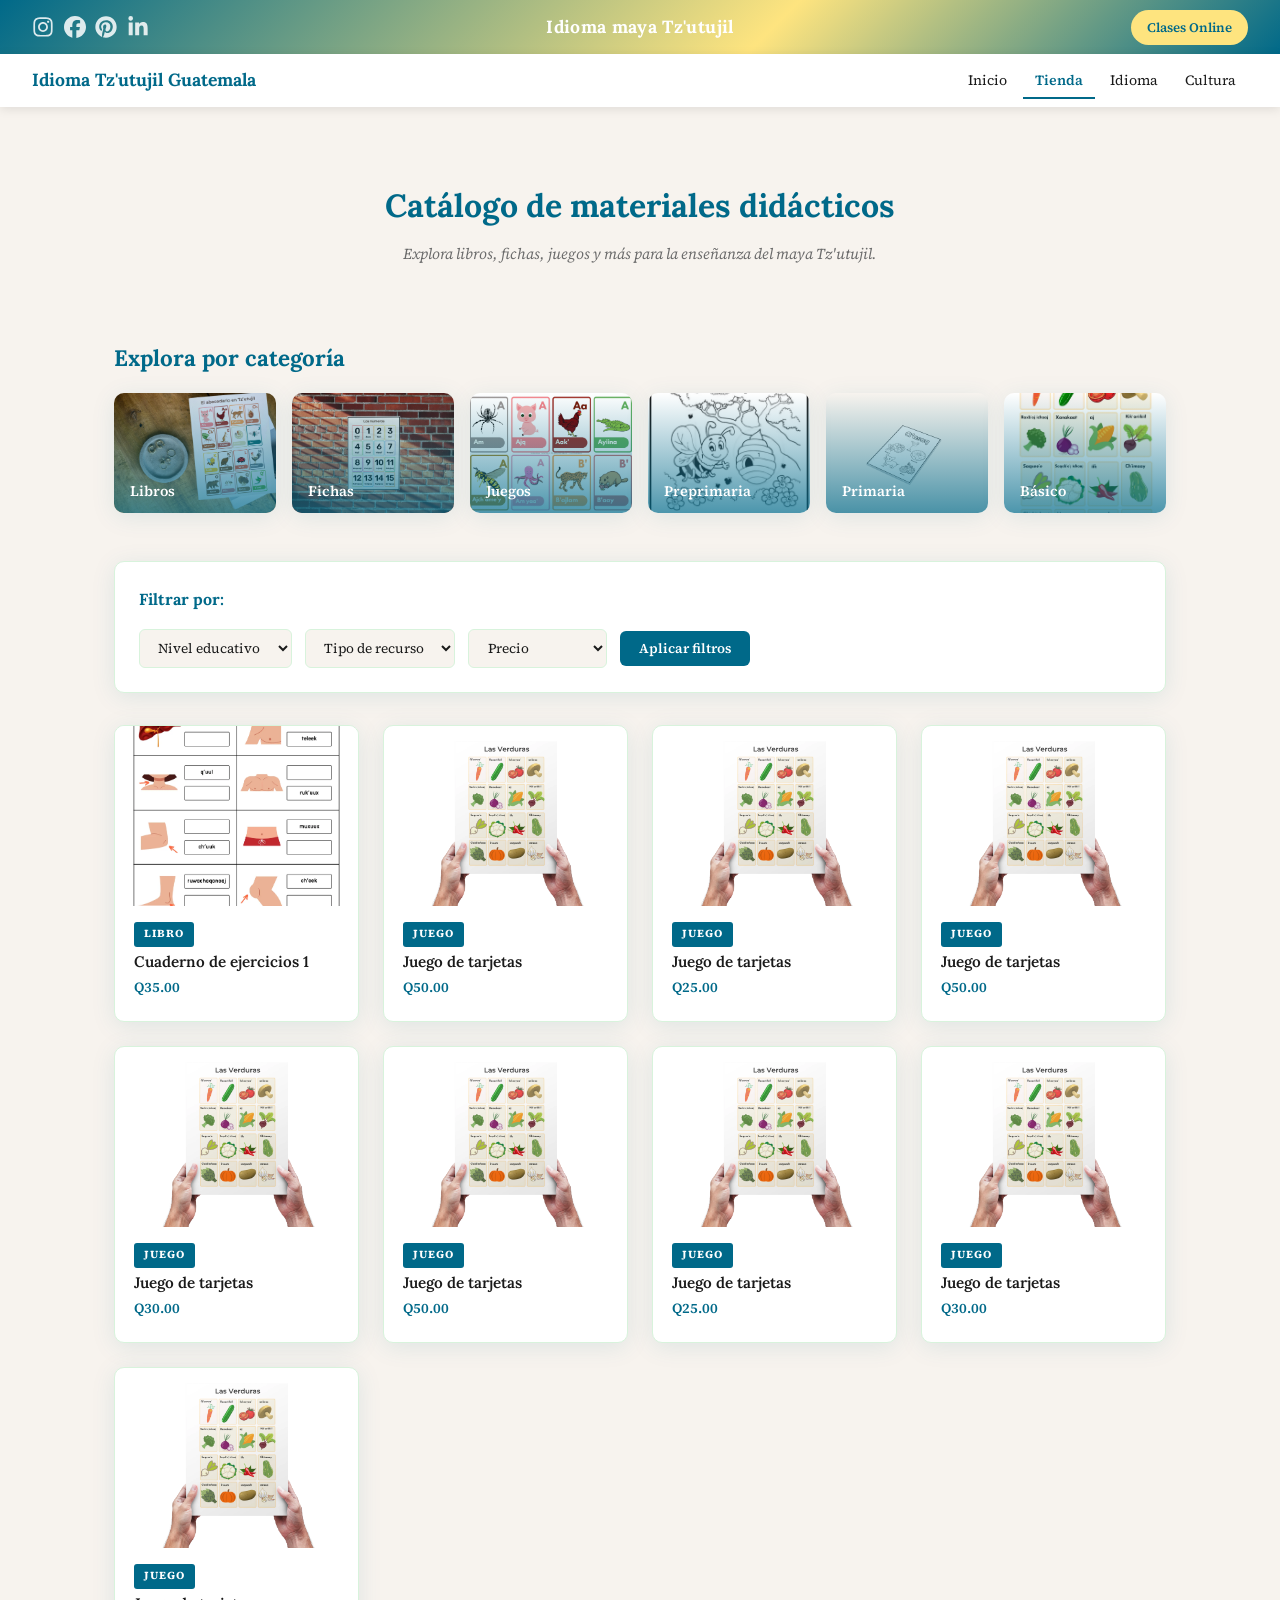
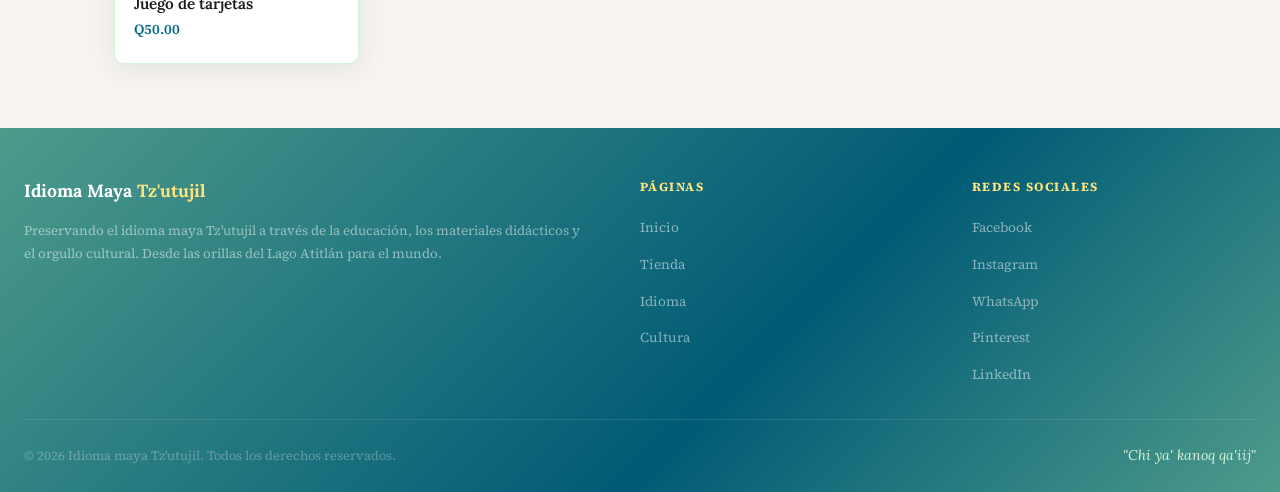
<file: tienda.html>
<!DOCTYPE html>
<html lang="es">
<head>
  <meta charset="UTF-8" />
  <meta name="viewport" content="width=device-width, initial-scale=1.0"/>
  <title>Tienda de materiales didácticos en maya Tz'utujil | Libros, fichas y juegos educativos</title>
  <meta name="description" content="Explora nuestra tienda de materiales didácticos para aprender y enseñar el idioma maya Tz'utujil. Libros, fichas y juegos para todos los niveles educativos.">

  <!-- Open Graph para redes sociales -->
  <meta property="og:title" content="Tienda de materiales didácticos en maya Tz'utujil">
  <meta property="og:description" content="Libros, fichas y juegos para aprender el idioma Tz'utujil.">
  <meta property="og:image" content="https://tuweb.com/assets/img/imagen-tienda.webp">
  <meta property="og:url" content="https://tuweb.com/tienda.html">

  <link rel="preconnect" href="https://fonts.googleapis.com">
  <link rel="preconnect" href="https://fonts.gstatic.com" crossorigin>
  <link href="https://fonts.googleapis.com/css2?family=Playfair+Display:wght@400;700;900&family=Source+Serif+4:ital,wght@0,300;0,400;0,600;1,300&display=swap" rel="stylesheet">
  <link href="https://fonts.googleapis.com/css2?family=Lora:ital,wght@0,400;0,600;0,700;1,400;1,600&family=Source+Serif+4:ital,wght@0,300;0,400;0,600;1,300&display=swap" rel="stylesheet">
  <link rel="stylesheet" href="styles.css">

</head>
<body>

  <!-- TOP BAR -->
  <div class="top-bar">
    <div class="social-icons">
      <a href="https://www.instagram.com/idiomatzutujil/" target="_blank" rel="noopener noreferrer" aria-label="Instagram">
        <img src="assets/img/instagram.svg" alt="Instagram">
      </a>
      <a href="https://www.facebook.com/profile.php?id=100065151015711" target="_blank" rel="noopener noreferrer" aria-label="Facebook">
        <img src="assets/img/facebook.svg" alt="Facebook">
      </a>
      <a href="#" target="_blank" rel="noopener noreferrer" aria-label="Pinterest">
        <img src="assets/img/pinterest.svg" alt="Pinterest">
      </a>
      <a href="#" target="_blank" rel="noopener noreferrer" aria-label="LinkedIn">
        <img src="assets/img/linkedin.svg" alt="LinkedIn">
      </a>
    </div>
    <div class="logo">Idioma maya Tz'utujil</div>
    <a class="subscribe-button" href="https://wa.me/50244725900" target="_blank" rel="noopener noreferrer">Clases Online</a>
  </div>

  <!-- NAVBAR -->
  <nav class="navbar">
    <div class="logo">Idioma Tz'utujil Guatemala</div>
    <button class="hamburger" onclick="toggleMenu()" aria-label="Abrir menú">☰</button>
    <ul class="nav-links">
      <li><a href="index.html">Inicio</a></li>
      <li><a href="tienda.html" class="activo-nav">Tienda</a></li>
      <li><a href="gramatica.html">Idioma</a></li>
      <li><a href="gramatica.html">Cultura</a></li>
    </ul>
  </nav>

  <main>

    <section class="store-hero">
      <h1>Catálogo de materiales didácticos</h1>
      <p>Explora libros, fichas, juegos y más para la enseñanza del maya Tz'utujil.</p>
    </section>

    <section class="categorias-didacticas">
      <h2>Explora por categoría</h2>
      <div class="categoria-grid">
        <a href="categoria-libros.html" class="categoria-item" style="background-image:url('assets/img/libros.webp');"><span>Libros</span></a>
        <a href="categoria-fichas.html" class="categoria-item" style="background-image:url('assets/img/fichas.webp');"><span>Fichas</span></a>
        <a href="categoria-juegos.html" class="categoria-item" style="background-image:url('assets/img/juegos.webp');"><span>Juegos</span></a>
        <a href="categoria-preprimaria.html" class="categoria-item" style="background-image:url('assets/img/preprimaria.webp');"><span>Preprimaria</span></a>
        <a href="categoria-primaria.html" class="categoria-item" style="background-image:url('assets/img/primaria.webp');"><span>Primaria</span></a>
        <a href="categoria-basico.html" class="categoria-item" style="background-image:url('assets/img/basico.webp');"><span>Básico</span></a>
      </div>
    </section>

    <section class="store-filters" aria-label="Filtros de productos">
      <h2>Filtrar por:</h2>
      <form>
        <select name="nivel" aria-label="Filtrar por nivel educativo">
          <option value="">Nivel educativo</option>
          <option value="preescolar">Preescolar</option>
          <option value="primaria">Primaria</option>
          <option value="secundaria">Secundaria</option>
        </select>
        <select name="tipo" aria-label="Filtrar por tipo de recurso">
          <option value="">Tipo de recurso</option>
          <option value="libro">Libro</option>
          <option value="ficha">Ficha</option>
          <option value="juego">Juego</option>
        </select>
        <select name="precio" aria-label="Filtrar por precio">
          <option value="">Precio</option>
          <option value="bajo">Menos de Q25</option>
          <option value="medio">Q25 - Q50</option>
          <option value="alto">Más de Q50</option>
        </select>
        <button type="submit">Aplicar filtros</button>
      </form>
    </section>

    <section class="store-grid" aria-label="Lista de productos">

      <article class="store-item" data-nivel="primaria" data-tipo="libro" data-precio="medio">
        <a href="assets/img/material01.webp" target="_blank">
          <img src="assets/img/material1.webp" alt="Cuaderno de ejercicios en Tz'utujil">
        </a>
        <div class="info">
          <span class="tag">Libro</span>
          <h3>Cuaderno de ejercicios 1</h3>
          <p>Q35.00</p>
        </div>
      </article>

      <article class="store-item" data-nivel="primaria" data-tipo="juego" data-precio="alto">
        <a href="assets/img/material2.webp" target="_blank">
          <img src="assets/img/material2.webp" alt="Juego de tarjetas Tz'utujil">
        </a>
        <div class="info">
          <span class="tag">Juego</span>
          <h3>Juego de tarjetas</h3>
          <p>Q50.00</p>
        </div>
      </article>

      <article class="store-item" data-nivel="primaria" data-tipo="juego" data-precio="bajo">
        <a href="assets/img/material2.webp" target="_blank">
          <img src="assets/img/material2.webp" alt="Juego de tarjetas Tz'utujil">
        </a>
        <div class="info">
          <span class="tag">Juego</span>
          <h3>Juego de tarjetas</h3>
          <p>Q25.00</p>
        </div>
      </article>

      <article class="store-item" data-nivel="primaria" data-tipo="juego" data-precio="alto">
        <a href="assets/img/material2.webp" target="_blank">
          <img src="assets/img/material2.webp" alt="Juego de tarjetas Tz'utujil">
        </a>
        <div class="info">
          <span class="tag">Juego</span>
          <h3>Juego de tarjetas</h3>
          <p>Q50.00</p>
        </div>
      </article>

      <article class="store-item" data-nivel="primaria" data-tipo="juego" data-precio="medio">
        <a href="assets/img/material2.webp" target="_blank">
          <img src="assets/img/material2.webp" alt="Juego de tarjetas Tz'utujil">
        </a>
        <div class="info">
          <span class="tag">Juego</span>
          <h3>Juego de tarjetas</h3>
          <p>Q30.00</p>
        </div>
      </article>

      <article class="store-item" data-nivel="primaria" data-tipo="juego" data-precio="alto">
        <a href="assets/img/material2.webp" target="_blank">
          <img src="assets/img/material2.webp" alt="Juego de tarjetas Tz'utujil">
        </a>
        <div class="info">
          <span class="tag">Juego</span>
          <h3>Juego de tarjetas</h3>
          <p>Q50.00</p>
        </div>
      </article>

      <article class="store-item" data-nivel="primaria" data-tipo="juego" data-precio="bajo">
        <a href="assets/img/material2.webp" target="_blank">
          <img src="assets/img/material2.webp" alt="Juego de tarjetas Tz'utujil">
        </a>
        <div class="info">
          <span class="tag">Juego</span>
          <h3>Juego de tarjetas</h3>
          <p>Q25.00</p>
        </div>
      </article>

      <article class="store-item" data-nivel="primaria" data-tipo="juego" data-precio="medio">
        <a href="assets/img/material2.webp" target="_blank">
          <img src="assets/img/material2.webp" alt="Juego de tarjetas Tz'utujil">
        </a>
        <div class="info">
          <span class="tag">Juego</span>
          <h3>Juego de tarjetas</h3>
          <p>Q30.00</p>
        </div>
      </article>

      <article class="store-item" data-nivel="primaria" data-tipo="juego" data-precio="alto">
        <a href="assets/img/material2.webp" target="_blank">
          <img src="assets/img/material2.webp" alt="Juego de tarjetas Tz'utujil">
        </a>
        <div class="info">
          <span class="tag">Juego</span>
          <h3>Juego de tarjetas</h3>
          <p>Q50.00</p>
        </div>
      </article>

    </section>

  </main>

  <!-- FOOTER -->
  <footer>
    <div class="footer-grid">
      <div class="footer-brand">
        <div class="logo-footer">Idioma Maya <span>Tz'utujil</span></div>
        <p>Preservando el idioma maya Tz'utujil a través de la educación, los materiales didácticos y el orgullo cultural. Desde las orillas del Lago Atitlán para el mundo.</p>
      </div>
      <div class="footer-col">
        <h4>Páginas</h4>
        <ul>
          <li><a href="index.html">Inicio</a></li>
          <li><a href="tienda.html">Tienda</a></li>
          <li><a href="gramatica.html">Idioma</a></li>
          <li><a href="cultura.html">Cultura</a></li>
        </ul>
      </div>
      <div class="footer-col">
        <h4>Redes sociales</h4>
        <ul>
          <li><a href="https://www.facebook.com/profile.php?id=100065151015711" target="_blank" rel="noopener noreferrer">Facebook</a></li>
          <li><a href="https://www.instagram.com/idiomatzutujil/" target="_blank" rel="noopener noreferrer">Instagram</a></li>
          <li><a href="https://wa.me/50244725900" target="_blank" rel="noopener noreferrer">WhatsApp</a></li>
          <li><a href="#" target="_blank" rel="noopener noreferrer">Pinterest</a></li>
          <li><a href="#" target="_blank" rel="noopener noreferrer">LinkedIn</a></li>
        </ul>
      </div>
    </div>
    <div class="footer-bottom">
      <p>© <span id="anio-actual"></span> Idioma maya Tz'utujil. Todos los derechos reservados.</p>
      <span class="footer-tz">"Chi ya' kanoq qa'iij" </span>
    </div>
  </footer>

  <script>
    document.getElementById('anio-actual').textContent = new Date().getFullYear();

    function toggleMenu() {
      document.querySelector('.nav-links').classList.toggle('show');
    }
    document.querySelectorAll('.nav-links a').forEach(a => {
      a.addEventListener('click', () => {
        document.querySelector('.nav-links').classList.remove('show');
      });
    });

    document.querySelector('.store-filters form').addEventListener('submit', function(e) {
      e.preventDefault();
      const nivel = this.nivel.value;
      const tipo = this.tipo.value;
      const precio = this.precio.value;
      document.querySelectorAll('.store-item').forEach(item => {
        const matchesNivel = !nivel || item.dataset.nivel === nivel;
        const matchesTipo = !tipo || item.dataset.tipo === tipo;
        const matchesPrecio = !precio || item.dataset.precio === precio;
        item.style.display = (matchesNivel && matchesTipo && matchesPrecio) ? 'flex' : 'none';
      });
    });
  </script>

</body>
</html>
</file>
<file: styles.css>
*,
*::before,
*::after {
    margin: 0;
    padding: 0;
    box-sizing: border-box
}

:root {
    --verde: #006989;
    --verde-osc: #006989;
    --verde-med: #4e9b8b;
    --verde-claro: #d8f3dc;
    --verde-bg: #f7f3ee;
    --dorado: #fee47f;
    --dorado-lt: #fef3d4;
    --crema: #f7f3ee;
    --calido: #f7f3ee;
    --texto: #1a1a1a;
    --texto-mid: #6b6b6b;
    --texto-light: #6b6b6b;
    --borde: #d8f3dc;
    --blanco: #fff;
    --radio: 10px;
    --sombra: 0 4px 24px rgba(0, 105, 137, .10);
    --sombra-lg: 0 12px 40px rgba(0, 105, 137, .14);
}

html {
    scroll-behavior: smooth
}

body {
    font-family: 'Source Serif 4', serif;
    background: var(--crema);
    color: var(--texto);
    line-height: 1.7;
    overflow-x: hidden
}

img {
    max-width: 100%;
    display: block
}

a {
    text-decoration: none;
    color: inherit
}

/* ── TOP BAR ── */
.top-bar {
    background: linear-gradient(135deg, #006989 0%, #fee47f 60%, #006989 100%);
    display: flex;
    align-items: center;
    justify-content: space-between;
    padding: .6rem 2rem;
    gap: 1rem
}

.top-bar .logo, .top-bar .brand-name {
    font-family: 'Lora', serif;
    font-size: 1.1rem;
    color: var(--blanco);
    font-weight: 700;
    letter-spacing: .02em
}

.social-icons {
    display: flex;
    gap: .6rem;
    align-items: center
}

.social-icons a {
    opacity: .85;
    transition: opacity .2s;
    display: flex;
    align-items: center
}

.social-icons a:hover {
    opacity: 1
}

.social-icons img {
    width: 22px;
    height: 22px;
    filter: brightness(0) invert(1)
}

.subscribe-button, .btn-clases {
    background: var(--dorado);
    color: var(--verde-osc);
    padding: .4rem 1rem;
    border-radius: 20px;
    font-size: .82rem;
    font-weight: 600;
    font-family: 'Source Serif 4', serif;
    transition: all .2s;
    white-space: nowrap
}

.subscribe-button:hover, .btn-clases:hover {
    background: var(--dorado-lt)
}

/* ── NAVBAR ── */
.navbar {
    background: rgba(255, 255, 255, 0.96);
    backdrop-filter: blur(14px);
    display: flex;
    align-items: center;
    justify-content: space-between;
    padding: .7rem 2rem;
    box-shadow: 0 2px 10px rgba(0, 0, 0, .1);
    position: sticky;
    top: 0;
    z-index: 100
}

.navbar.scrolled {
    box-shadow: var(--sombra)
}

.navbar .logo {
    font-family: 'Lora', serif;
    font-size: 1.1rem;
    color: var(--verde-osc);
    font-weight: 700
}

.navbar .logo span {
    color: var(--dorado)
}

.nav-links {
    display: flex;
    list-style: none;
    gap: .2rem;
    align-items: center
}

.nav-links a {
    color: var(--texto);
    font-size: .88rem;
    padding: .4rem .75rem;
    border-radius: 5px;
    transition: all .2s;
    font-family: 'Source Serif 4', serif
}

.nav-links a:hover, .nav-links a.active {
    background: var(--verde-bg);
    color: var(--verde)
}

.nav-links a.activo-nav {
    color: var(--verde);
    font-weight: 600;
    border-bottom: 2px solid var(--verde);
    border-radius: 0
}

.hamburger {
    display: none;
    font-size: 1.6rem;
    cursor: pointer;
    color: var(--verde-osc);
    line-height: 1;
    padding: .2rem .4rem;
    background: none;
    border: none
}

.nav-mobile {
    display: none;
    flex-direction: column;
    background: var(--blanco);
    border-bottom: 1px solid var(--borde);
    padding: 1rem 1.5rem;
    gap: .2rem;
    box-shadow: var(--sombra)
}

.nav-mobile.open {
    display: flex
}

.nav-mobile a {
    font-size: 1rem;
    font-weight: 600;
    color: var(--texto-mid);
    padding: .7rem 1rem;
    border-radius: 8px;
    transition: background .2s, color .2s
}

.nav-mobile a:hover {
    background: var(--verde-bg);
    color: var(--verde)
}

.nav-mobile .mobile-cta {
    background: var(--verde);
    color: white !important;
    text-align: center;
    margin-top: .5rem
}

.nav-mobile .mobile-cta:hover {
    background: var(--verde-med) !important
}


/* ── COMMON SECTIONS ── */
.section-title {
    font-family: 'Lora', serif;
    font-size: clamp(1.5rem, 3vw, 2rem);
    font-weight: 700;
    color: var(--verde-osc);
    margin-bottom: .4rem
}

.section-title em {
    font-style: italic;
    color: var(--verde-med)
}

.section-label {
    font-size: .75rem;
    font-weight: 700;
    letter-spacing: .14em;
    text-transform: uppercase;
    color: var(--verde-med);
    margin-bottom: .5rem
}

/* ── MAIN (TIENDA) ── */
main {
    max-width: 1100px;
    margin: 0 auto;
    padding: 2.5rem 1.5rem 4rem
}

/* ── FEATURED (INDEX) ── */
.featured-section {
    max-width: 1280px;
    margin: 2rem auto;
    padding: 0 1.5rem
}

.featured-grid {
    display: grid;
    grid-template-columns: 1fr 340px;
    grid-template-rows: auto auto;
    gap: 1.2rem
}

.main-article {
    grid-row: 1/3;
    position: relative;
    border-radius: 12px;
    overflow: hidden;
    box-shadow: var(--sombra-lg);
    display: block;
    transition: transform .3s
}

.main-article:hover {
    transform: translateY(-3px)
}

.main-article img {
    width: 100%;
    height: 460px;
    object-fit: cover;
    transition: transform .5s
}

.main-article:hover img {
    transform: scale(1.03)
}

.main-article .overlay {
    position: absolute;
    inset: 0;
    background: linear-gradient(to top, rgba(0, 105, 137, .92) 0%, rgba(0, 105, 137, .3) 50%, transparent 100%)
}

.main-article .info {
    position: absolute;
    bottom: 0;
    left: 0;
    right: 0;
    padding: 2rem 2rem 1.8rem
}

.main-article .info h1 {
    font-family: 'Lora', serif;
    font-size: clamp(1.3rem, 2.5vw, 1.8rem);
    font-weight: 700;
    color: white;
    line-height: 1.25;
    margin: .5rem 0
}

.main-article .info p {
    color: rgba(255, 255, 255, .65);
    font-size: .83rem
}

.side-article {
    border-radius: 10px;
    overflow: hidden;
    box-shadow: var(--sombra);
    display: flex;
    flex-direction: column;
    background: white;
    transition: transform .3s, box-shadow .3s;
    border: 1px solid var(--borde)
}

.side-article:hover {
    transform: translateY(-3px);
    box-shadow: var(--sombra-lg)
}

.side-article img {
    width: 100%;
    height: 150px;
    object-fit: cover;
    transition: transform .4s
}

.side-article:hover img {
    transform: scale(1.04)
}

.side-article .info {
    padding: 1rem 1.2rem 1.3rem;
    flex: 1
}

.side-article .info h3 {
    font-family: 'Lora', serif;
    font-size: .98rem;
    font-weight: 600;
    color: var(--texto);
    line-height: 1.35;
    margin: .4rem 0 .3rem
}

.side-article .info p {
    font-size: .78rem;
    color: var(--texto-light)
}

.tag {
    display: inline-block;
    background: var(--verde);
    color: var(--blanco);
    font-size: .68rem;
    font-weight: 700;
    letter-spacing: .1em;
    padding: .2rem .6rem;
    border-radius: 3px;
    text-transform: uppercase;
    width: fit-content;
}

.tag.cultura {
    background: #4e9b8b
}

.tag.material {
    background: #006989
}

/* ── AWARENESS ── */
.awareness-strip {
    background: linear-gradient(135deg, #4e9b8b, #fbe27f);
    padding: .9rem 2rem;
    text-align: center
}

.awareness-strip p {
    color: white;
    font-size: .88rem;
    font-weight: 500;
    line-height: 1.5
}

.awareness-strip strong {
    color: var(--dorado-lt)
}

/* ── STORE HERO ── */
.store-hero {
    text-align: center;
    margin-bottom: 2.5rem;
    padding: 2rem
}

.store-hero h1 {
    font-family: 'Lora', serif;
    font-size: 2rem;
    color: var(--verde-osc);
    margin-bottom: .5rem
}

.store-hero p {
    color: var(--texto-mid);
    font-style: italic;
    font-size: .95rem
}

/* ── CATEGORIAS ── */
.categorias-didacticas {
    margin-bottom: 3rem
}

.categorias-didacticas h2 {
    font-family: 'Lora', serif;
    font-size: 1.4rem;
    color: var(--verde-osc);
    margin-bottom: 1rem
}

.categoria-grid {
    display: grid;
    grid-template-columns: repeat(auto-fill, minmax(160px, 1fr));
    gap: 1rem
}

.categoria-item {
    position: relative;
    border-radius: var(--radio);
    overflow: hidden;
    height: 120px;
    background-size: cover;
    background-position: center;
    display: flex;
    align-items: flex-end;
    transition: transform .25s, box-shadow .25s;
    box-shadow: var(--sombra)
}

.categoria-item::before {
    content: '';
    position: absolute;
    inset: 0;
    background: linear-gradient(to top, rgba(0, 105, 137, .7), transparent)
}

.categoria-item:hover {
    transform: translateY(-4px);
    box-shadow: var(--sombra-lg)
}

.categoria-item span {
    position: relative;
    z-index: 1;
    color: var(--blanco);
    font-weight: 600;
    font-size: .9rem;
    padding: .6rem 1rem
}

/* ── FILTERS ── */
.store-filters {
    background: var(--blanco);
    border-radius: var(--radio);
    padding: 1.5rem;
    margin-bottom: 2rem;
    border: 1px solid var(--borde);
    box-shadow: var(--sombra)
}

.store-filters h2 {
    font-family: 'Lora', serif;
    font-size: 1rem;
    color: var(--verde-osc);
    margin-bottom: 1rem
}

.store-filters form {
    display: flex;
    flex-wrap: wrap;
    gap: .8rem;
    align-items: center
}

.store-filters select {
    padding: .5rem .9rem;
    border: 1.5px solid var(--borde);
    border-radius: 6px;
    font-family: 'Source Serif 4', serif;
    font-size: .85rem;
    color: var(--texto);
    background: var(--crema);
    cursor: pointer;
    transition: border-color .2s
}

.store-filters select:focus {
    outline: none;
    border-color: var(--verde)
}

.store-filters button {
    padding: .5rem 1.2rem;
    background: var(--verde);
    color: var(--blanco);
    border: none;
    border-radius: 6px;
    font-family: 'Source Serif 4', serif;
    font-size: .85rem;
    font-weight: 600;
    cursor: pointer;
    transition: background .2s
}

.store-filters button:hover {
    background: var(--verde-med)
}

/* ── STORE / PRODUCT LIST ── */
.store-section {
    max-width: 1280px;
    margin: 3rem auto;
    padding: 0 1.5rem
}

.store-header {
    display: flex;
    align-items: center;
    justify-content: space-between;
    margin-bottom: 1.5rem
}

.store-header a {
    font-size: .85rem;
    font-weight: 600;
    color: var(--verde);
    border-bottom: 1.5px solid var(--verde);
    transition: color .2s
}

.store-header a:hover {
    color: var(--verde-med)
}

.store-wrapper {
    position: relative;
    display: flex;
    align-items: center;
    gap: .5rem
}

.store-carousel {
    display: flex;
    gap: 1.2rem;
    overflow-x: auto;
    scroll-snap-type: x mandatory;
    padding: .5rem 0 1rem;
    scrollbar-width: none;
    flex: 1
}

.store-carousel::-webkit-scrollbar {
    display: none
}

/* Store item shared styles */
.store-item {
    background: var(--blanco);
    border-radius: var(--radio);
    overflow: hidden;
    border: 1px solid var(--borde);
    box-shadow: var(--sombra);
    transition: transform .25s, box-shadow .25s;
    display: flex;
    flex-direction: column
}

/* When in a carousel (Index.html) */
.store-carousel .store-item {
    flex: 0 0 220px;
    scroll-snap-align: start;
}

/* When in a grid (Tienda.html) */
.store-grid {
    display: grid;
    grid-template-columns: repeat(auto-fill, minmax(220px, 1fr));
    gap: 1.5rem
}

.store-item:hover {
    transform: translateY(-4px);
    box-shadow: var(--sombra-lg)
}

.store-item img {
    width: 100%;
    height: 180px;
    object-fit: cover;
    transition: transform .4s
}

.store-item:hover img {
    transform: scale(1.04)
}

.store-item .info {
    padding: 1rem 1.2rem 1.3rem;
    flex: 1;
    display: flex;
    flex-direction: column;
    gap: .3rem
}

.store-item .info h3 {
    font-family: 'Lora', serif;
    font-size: .95rem;
    font-weight: 600;
    color: var(--texto);
    line-height: 1.3
}

.store-item .info p {
    font-size: .88rem;
    color: var(--verde);
    font-weight: 600;
    margin-top: auto
}

.arrow {
    background: white;
    border: 1.5px solid var(--borde);
    width: 38px;
    height: 38px;
    border-radius: 50%;
    font-size: 1.4rem;
    cursor: pointer;
    flex-shrink: 0;
    display: flex;
    align-items: center;
    justify-content: center;
    color: var(--verde-osc);
    transition: all .2s;
    box-shadow: var(--sombra)
}

.arrow:hover {
    background: var(--verde);
    color: white;
    border-color: var(--verde)
}

/* ── LEARN SECTIONS (INDEX) ── */
.idioma-section {
    background: var(--verde-bg);
    padding: 4rem 1.5rem
}

.idioma-inner {
    max-width: 1280px;
    margin: 0 auto
}

.idioma-section .section-header {
    margin-bottom: 2rem
}

.idioma-cards {
    display: grid;
    grid-template-columns: repeat(3, 1fr);
    gap: 1.5rem
}

.idioma-card {
    background: white;
    border-radius: 10px;
    overflow: hidden;
    box-shadow: var(--sombra);
    border: 1px solid var(--borde);
    transition: transform .3s, box-shadow .3s;
    display: flex;
    flex-direction: column
}

.idioma-card:hover {
    transform: translateY(-5px);
    box-shadow: var(--sombra-lg)
}

.idioma-card img {
    width: 100%;
    height: 170px;
    object-fit: cover;
    transition: transform .4s
}

.idioma-card:hover img {
    transform: scale(1.04)
}

.idioma-card-body {
    padding: 1.5rem;
    flex: 1;
    display: flex;
    flex-direction: column
}

.idioma-card-body h3 {
    font-family: 'Lora', serif;
    font-size: 1.1rem;
    font-weight: 700;
    color: var(--verde-osc);
    margin-bottom: .5rem
}

.idioma-card-body p {
    font-size: .88rem;
    color: var(--texto-mid);
    line-height: 1.7;
    flex: 1;
    margin-bottom: 1.2rem
}

.idioma-card-body a {
    display: inline-flex;
    align-items: center;
    gap: .4rem;
    font-size: .85rem;
    font-weight: 700;
    color: var(--verde);
    border-bottom: 1.5px solid transparent;
    transition: border-color .2s, gap .2s;
    width: fit-content
}

.idioma-card-body a:hover {
    border-color: var(--verde);
    gap: .7rem
}

/* ── PRESERVE ── */
.preservar-section {
    background: linear-gradient(135deg, #4e9b8b 0%, #005a75 60%, #4e9b8b 100%);
    padding: 4.5rem 1.5rem
}

.preservar-inner {
    max-width: 1280px;
    margin: 0 auto;
    display: grid;
    grid-template-columns: 1fr 1fr;
    gap: 4rem;
    align-items: center
}

.preservar-texto .section-label {
    color: var(--verde-claro)
}

.preservar-texto .section-title {
    color: white
}

.preservar-texto .section-title em {
    color: var(--dorado-lt)
}

.preservar-texto p {
    color: var(--verde-claro);
    font-size: .95rem;
    line-height: 1.85;
    margin-top: 1rem
}

.preservar-cards {
    display: flex;
    flex-direction: column;
    gap: 1rem
}

.pres-card {
    background: rgba(255, 255, 255, .06);
    border: 1px solid rgba(255, 255, 255, .1);
    border-radius: 8px;
    padding: 1.3rem 1.5rem;
    display: flex;
    gap: 1rem;
    align-items: flex-start;
    transition: background .3s
}

.pres-card:hover {
    background: rgba(78, 155, 139, .12)
}

.pres-card .icon {
    font-size: 1.4rem;
    flex-shrink: 0;
    margin-top: .1rem
}

.pres-card h4 {
    color: white;
    font-size: .9rem;
    font-weight: 700;
    margin-bottom: .25rem
}

.pres-card p {
    color: var(--verde-claro);
    font-size: .83rem;
    line-height: 1.65
}

/* ── ABOUT ── */
.nosotros-section {
    max-width: 1280px;
    margin: 0 auto;
    padding: 4rem 1.5rem
}

.nosotros-grid {
    display: grid;
    grid-template-columns: 1fr 380px;
    gap: 4rem;
    align-items: center
}

.nosotros-texto .section-label {
    color: var(--verde-med)
}

.nosotros-texto p {
    font-size: .95rem;
    color: var(--texto-mid);
    line-height: 1.85;
    margin-top: .9rem
}

.nosotros-texto .firma {
    font-family: 'Lora', serif;
    font-style: italic;
    color: var(--verde);
    font-size: 1rem;
    margin-top: 1.5rem
}

.nosotros-tags {
    display: flex;
    flex-wrap: wrap;
    gap: .5rem;
    margin-top: 1.5rem
}

.badge-tag {
    background: var(--verde-bg);
    border: 1px solid var(--borde);
    color: var(--verde);
    font-size: .78rem;
    font-weight: 600;
    padding: .3rem .8rem;
    border-radius: 20px
}

.nosotros-img-wrap {
    position: relative
}

.nosotros-img-wrap img {
    width: 100%;
    aspect-ratio: 4/5;
    object-fit: cover;
    border-radius: 8px 60px 8px 8px;
    box-shadow: var(--sombra-lg)
}

.no-photo-placeholder {
    width: 100%;
    aspect-ratio: 4/5;
    border-radius: 8px 60px 8px 8px;
    background: linear-gradient(135deg, #4e9b8b, #db8055);
    display: flex;
    flex-direction: column;
    align-items: center;
    justify-content: center;
    gap: 1rem;
    color: white;
    text-align: center;
    padding: 2rem;
    box-shadow: var(--sombra-lg)
}

.no-photo-placeholder .ph-icon {
    font-size: 4rem;
    opacity: .6
}

.no-photo-placeholder p {
    font-family: 'Lora', serif;
    font-style: italic;
    font-size: 1.1rem;
    opacity: .8;
    color: var(--verde-claro)
}

.since-badge {
    position: absolute;
    bottom: -1rem;
    left: -1rem;
    background: var(--dorado);
    color: var(--verde-osc);
    width: 100px;
    height: 100px;
    border-radius: 50%;
    display: flex;
    flex-direction: column;
    align-items: center;
    justify-content: center;
    text-align: center;
    padding: .8rem;
    box-shadow: 0 6px 24px rgba(254, 228, 127, .45)
}

.since-badge .num {
    font-family: 'Lora', serif;
    font-size: 1.6rem;
    font-weight: 700;
    line-height: 1
}

.since-badge .lbl {
    font-size: .6rem;
    font-weight: 700;
    letter-spacing: .06em;
    text-transform: uppercase;
    line-height: 1.3;
    margin-top: .2rem
}

/* ── ONG ── */
.ong-section {
    background: linear-gradient(135deg, #fee47f, #4e9b8b);
    padding: 4rem 1.5rem;
    border-top: 1px solid var(--borde);
    border-bottom: 1px solid var(--borde)
}

.ong-inner {
    max-width: 1280px;
    margin: 0 auto;
    display: grid;
    grid-template-columns: 1fr 1fr;
    gap: 4rem;
    align-items: start
}

.ong-texto p {
    font-size: .93rem;
    color: var(--texto-mid);
    line-height: 1.85;
    margin-top: .8rem
}

.ong-creds {
    display: flex;
    flex-direction: column;
    gap: 1rem
}

.ong-cred {
    background: white;
    border-radius: 8px;
    padding: 1.1rem 1.4rem;
    display: flex;
    gap: .9rem;
    align-items: flex-start;
    border: 1px solid var(--borde);
    box-shadow: var(--sombra);
    transition: transform .2s
}

.ong-cred:hover {
    transform: translateX(4px)
}

.ong-cred .cred-icon {
    font-size: 1.3rem;
    flex-shrink: 0
}

.ong-cred h4 {
    font-size: .88rem;
    font-weight: 700;
    color: var(--verde-osc);
    margin-bottom: .2rem
}

.ong-cred p {
    font-size: .82rem;
    color: var(--texto-mid);
    line-height: 1.6
}

.btn-verde {
    display: inline-flex;
    align-items: center;
    gap: .5rem;
    background: var(--verde);
    color: white;
    padding: .8rem 1.8rem;
    border-radius: 6px;
    font-weight: 700;
    font-size: .88rem;
    letter-spacing: .04em;
    margin-top: 1.5rem;
    transition: background .3s, transform .2s
}

.btn-verde:hover {
    background: var(--verde-med);
    transform: translateY(-2px)
}

/* ── FACEBOOK ── */
.facebook-section {
    background: var(--verde-bg);
    padding: 4rem 1.5rem
}

.facebook-inner {
    max-width: 1280px;
    margin: 0 auto;
    display: grid;
    grid-template-columns: 1fr 1fr;
    gap: 4rem;
    align-items: center
}

.fb-texto p {
    font-size: .93rem;
    color: var(--texto-mid);
    line-height: 1.85;
    margin-top: .8rem
}

.fb-stats-grid {
    display: grid;
    grid-template-columns: 1fr 1fr;
    gap: .9rem;
    margin: 1.5rem 0
}

.fb-stat {
    background: white;
    border-radius: 8px;
    padding: 1rem 1.2rem;
    border: 1px solid var(--borde);
    box-shadow: var(--sombra)
}

.fb-stat .num {
    font-family: 'Lora', serif;
    font-size: 1.6rem;
    font-weight: 700;
    color: var(--verde-osc)
}

.fb-stat .lbl {
    font-size: .75rem;
    color: var(--texto-light);
    margin-top: .1rem
}

.btn-facebook {
    display: inline-flex;
    align-items: center;
    gap: .7rem;
    background: #1877F2;
    color: white;
    padding: .8rem 1.8rem;
    border-radius: 6px;
    font-weight: 700;
    font-size: .88rem;
    transition: background .3s, transform .2s
}

.btn-facebook:hover {
    background: #0c5dc9;
    transform: translateY(-2px)
}

.fb-preview {
    background: white;
    border-radius: 10px;
    overflow: hidden;
    box-shadow: var(--sombra-lg);
    border: 1px solid var(--borde)
}

.fb-preview-header {
    background: var(--verde-osc);
    padding: 1rem 1.3rem;
    display: flex;
    align-items: center;
    gap: .8rem
}

.fb-avatar {
    width: 36px;
    height: 36px;
    border-radius: 50%;
    background: var(--verde-med);
    display: flex;
    align-items: center;
    justify-content: center;
    font-size: 1rem;
    flex-shrink: 0
}

.fb-pname {
    color: white;
    font-size: .88rem;
    font-weight: 700
}

.fb-phandle {
    color: rgba(183, 228, 199, .7);
    font-size: .73rem
}

.fb-preview-body {
    padding: 1.2rem
}

.fb-preview-body p {
    font-size: .88rem;
    color: var(--texto-mid);
    line-height: 1.7;
    margin-bottom: 1rem
}

.fb-word-card {
    background: var(--verde-bg);
    border-radius: 8px;
    padding: 1.2rem;
    text-align: center;
    border: 1px solid var(--borde)
}

.fb-word {
    font-family: 'Lora', serif;
    font-size: 2rem;
    font-weight: 700;
    color: var(--verde-osc)
}

.fb-translation {
    font-size: .82rem;
    color: var(--texto-mid);
    margin-top: .3rem
}

/* ── SOCIAL ICONS REDES ── */
.social-icons-redes {
    display: flex;
    gap: .8rem;
    align-items: center
}

.social-icons-redes a {
    opacity: .8;
    transition: opacity .2s;
    display: flex;
    align-items: center
}

.social-icons-redes a:hover {
    opacity: 1
}

.social-icons-redes img {
    width: 32px;
    height: 32px;
}

/* ── CONTACT ── */
.contacto-section {
    max-width: 1280px;
    margin: 0 auto;
    padding: 4rem 1.5rem;
    display: grid;
    grid-template-columns: 1fr 1fr;
    gap: 4rem;
    align-items: start
}

.contacto-mensaje p {
    font-size: .93rem;
    color: var(--texto-mid);
    line-height: 1.8;
    margin-top: .8rem
}

.social-links-list {
    display: flex;
    flex-direction: column;
    gap: .7rem;
    margin-top: 1.8rem
}

.social-link-item {
    display: flex;
    align-items: center;
    gap: .9rem;
    background: white;
    border: 1px solid var(--borde);
    border-radius: 8px;
    padding: .9rem 1.2rem;
    font-size: .88rem;
    font-weight: 600;
    color: var(--texto);
    box-shadow: var(--sombra);
    transition: transform .2s, background .2s
}

.social-link-item:hover {
    background: var(--verde-osc);
    color: white;
    transform: translateX(4px)
}

.social-link-item img {
    width: 22px;
    height: 22px;
    flex-shrink: 0
}

.contacto-info-box {
    background: white;
    border-radius: 10px;
    padding: 2.5rem;
    border: 1px solid var(--borde);
    box-shadow: var(--sombra-lg)
}

.contacto-info-box h3 {
    font-family: 'Lora', serif;
    font-size: 1.4rem;
    color: var(--verde-osc);
    margin-bottom: 1.2rem
}

.contacto-info-box p {
    font-size: .9rem;
    color: var(--texto-mid);
    line-height: 1.7;
    padding: .7rem 0;
    border-bottom: 1px solid var(--borde)
}

.contacto-info-box p:last-of-type {
    border-bottom: none
}

.contacto-info-box a {
    color: var(--verde);
    font-weight: 600
}

.boton-contacto {
    display: inline-flex;
    align-items: center;
    gap: .5rem;
    background: #25D366;
    color: white;
    padding: .9rem 2rem;
    border-radius: 6px;
    font-weight: 700;
    font-size: .9rem;
    margin-top: 1.5rem;
    transition: background .3s, transform .2s
}

.boton-contacto:hover {
    background: #1faa52;
    transform: translateY(-2px)
}

/* ── FOOTER ── */
footer {
    background: linear-gradient(135deg, #4e9b8b 0%, #005a75 60%, #4e9b8b 100%);
    padding: 3rem 1.5rem 1.5rem
}

.footer-grid {
    max-width: 1280px;
    margin: 0 auto;
    display: grid;
    grid-template-columns: 2fr 1fr 1fr;
    gap: 3rem;
    padding-bottom: 2rem;
    border-bottom: 1px solid rgba(255, 255, 255, .1)
}

.footer-brand .logo-footer {
    font-family: 'Lora', serif;
    font-size: 1.1rem;
    font-weight: 700;
    color: white;
    margin-bottom: .8rem
}

.footer-brand .logo-footer span {
    color: var(--dorado)
}

.footer-brand p {
    font-size: .83rem;
    color: rgba(255, 255, 255, .5);
    line-height: 1.8
}

.footer-col h4 {
    font-size: .78rem;
    letter-spacing: .12em;
    text-transform: uppercase;
    color: #fee47f;
    font-weight: 700;
    margin-bottom: 1rem
}

.footer-col ul {
    list-style: none;
    display: flex;
    flex-direction: column;
    gap: .6rem
}

.footer-col a {
    font-size: .85rem;
    color: rgba(255, 255, 255, .5);
    transition: color .2s
}

.footer-col a:hover {
    color: white
}

.footer-bottom {
    max-width: 1280px;
    margin: 1.5rem auto 0;
    display: flex;
    justify-content: space-between;
    align-items: center;
    flex-wrap: wrap;
    gap: .5rem
}

.footer-bottom p {
    font-size: .8rem;
    color: rgba(255, 255, 255, .3)
}

.footer-tz {
    font-family: 'Lora', serif;
    font-style: italic;
    color: var(--verde-claro);
    font-size: .88rem
}

/* ── ANIMATIONS ── */
.fade-in {
    opacity: 0;
    transform: translateY(24px);
    transition: opacity .65s ease, transform .65s ease
}

.fade-in.visible {
    opacity: 1;
    transform: translateY(0)
}

/* ── RESPONSIVE ── */
@media(max-width:1024px) {
    .featured-grid {
        grid-template-columns: 1fr 1fr
    }

    .main-article {
        grid-row: auto;
        grid-column: 1/-1
    }

    .main-article img {
        height: 320px
    }

    .preservar-inner, .nosotros-grid, .ong-inner, .facebook-inner {
        grid-template-columns: 1fr;
        gap: 2.5rem
    }

    .idioma-cards {
        grid-template-columns: 1fr 1fr
    }

    .footer-grid {
        grid-template-columns: 1fr 1fr
    }
}

@media(max-width:768px) {
    .top-bar {
        padding: .5rem 1rem
    }

    .top-bar .brand-name {
        display: none
    }

    .navbar {
        padding: 0 1rem;
        /* Updated padding for navbar responsive */
        padding: .7rem 1rem
    }

    .navbar .logo {
        font-size: .95rem
    }

    .nav-links {
        display: none;
        flex-direction: column;
        position: absolute;
        top: 100%;
        left: 0;
        right: 0;
        background: var(--blanco);
        box-shadow: 0 8px 20px rgba(0, 0, 0, .15);
        padding: 1rem;
        gap: .3rem;
        z-index: 200
    }

    .nav-links.show {
        display: flex
    }

    .nav-links a {
        display: block;
        padding: .65rem 1rem
    }

    .hamburger {
        display: flex;
        display: block
    }

    .featured-section {
        padding: 0 1rem;
        margin: 1.2rem auto
    }

    .featured-grid {
        grid-template-columns: 1fr
    }

    .main-article img {
        height: 240px
    }

    .main-article .info {
        padding: 1.2rem
    }

    .main-article .info h1 {
        font-size: 1.15rem
    }

    .store-section {
        padding: 0 1rem
    }

    .store-item {
        flex: 0 0 180px
    }

    .idioma-section {
        padding: 3rem 1rem
    }

    .idioma-cards {
        grid-template-columns: 1fr
    }

    .preservar-section {
        padding: 3rem 1rem
    }

    .ong-section {
        padding: 3rem 1rem
    }

    .ong-inner {
        grid-template-columns: 1fr
    }

    .nosotros-section {
        padding: 3rem 1rem
    }

    .nosotros-grid {
        grid-template-columns: 1fr
    }

    .no-photo-placeholder {
        aspect-ratio: 3/2;
        border-radius: 8px
    }

    .facebook-section {
        padding: 3rem 1rem
    }

    .facebook-inner {
        grid-template-columns: 1fr
    }

    .contacto-section {
        grid-template-columns: 1fr;
        padding: 3rem 1rem;
        gap: 2.5rem
    }

    .footer-grid {
        grid-template-columns: 1fr;
        gap: 2rem
    }

    .footer-bottom {
        flex-direction: column;
        text-align: center
    }

    main {
        padding: 1.5rem 1rem 3rem
    }

    .categoria-grid {
        grid-template-columns: repeat(3, 1fr)
    }

    .store-grid {
        grid-template-columns: repeat(2, 1fr)
    }

    .store-filters form {
        flex-direction: column;
        align-items: stretch
    }

    .store-filters select,
    .store-filters button {
        width: 100%
    }
}

@media(max-width:480px) {
    .top-bar .btn-clases {
        font-size: .75rem;
        padding: .3rem .8rem
    }

    .main-article img {
        height: 200px
    }

    .fb-stats-grid {
        grid-template-columns: 1fr 1fr
    }

    .categoria-grid {
        grid-template-columns: repeat(2, 1fr)
    }

    .store-grid {
        grid-template-columns: 1fr
    }
}

/* ── CATALOG PAGES (categoria-libros.html etc) ── */
.breadcrumb{font-size:.8rem;color:var(--texto-mid);margin-bottom:1.5rem}
.breadcrumb a{color:var(--verde);transition:opacity .2s}
.breadcrumb a:hover{opacity:.7}
.breadcrumb span{margin:0 .4rem}

.page-hero{margin-bottom:2.5rem;display:flex;align-items:center;gap:1.2rem}
.page-hero-emoji{font-size:3rem;flex-shrink:0}
.page-hero h1{font-family:'Lora',serif;font-size:2rem;color:var(--verde-osc);margin-bottom:.3rem}
.divider{width:50px;height:3px;background:var(--dorado);border-radius:2px;margin:.4rem 0 .6rem}
.page-hero p{color:var(--texto-mid);font-style:italic;font-size:.92rem}

.otras-categorias{margin-bottom:2.5rem}
.otras-categorias h2{font-family:'Lora',serif;font-size:1rem;color:var(--texto-mid);margin-bottom:.8rem;font-weight:400}
.categorias-pills{display:flex;flex-wrap:wrap;gap:.6rem}
.pill{display:inline-flex;align-items:center;gap:.4rem;padding:.4rem 1rem;border-radius:20px;font-size:.82rem;font-weight:600;border:1.5px solid var(--borde);background:var(--blanco);color:var(--texto-mid);transition:all .2s;font-family:'Source Serif 4',serif}
.pill:hover{border-color:var(--verde);color:var(--verde);background:var(--verde-bg)}
.pill.activo{background:var(--verde);color:var(--blanco);border-color:var(--verde)}

.empty-state{text-align:center;padding:4rem 2rem;color:var(--texto-mid)}
.empty-state .icon{font-size:3.5rem;margin-bottom:1rem}
.empty-state p{font-style:italic;font-size:.95rem}

.back-link{display:inline-flex;align-items:center;gap:.4rem;color:var(--verde);font-size:.88rem;font-weight:600;margin-top:2.5rem;border-bottom:1.5px solid transparent;transition:border-color .2s,gap .2s}
.back-link:hover{border-color:var(--verde);gap:.7rem}
/* ── GRAMMATICA ALIASES ── */
:root {
  --tierra: var(--verde);
  --jade: var(--verde-osc);
  --jade-claro: var(--verde-med);
  --jade-suave: var(--verde-claro);
  --ocre: var(--dorado);
  --ocre-claro: var(--dorado-lt);
  --humo: var(--crema);
  --carbon: var(--texto);
  --gris-medio: var(--texto-mid);
}

/* ── PAGE SUB-TABS ── */
.page-tabs { background: var(--blanco); border-bottom: 2px solid var(--jade-suave); display: flex; gap: 0; overflow-x: auto; padding: 0 2rem; }
.page-tabs a { text-decoration: none; color: var(--gris-medio); font-size: 0.88rem; font-family: 'Source Serif 4', serif; padding: 0.85rem 1.3rem; border-bottom: 3px solid transparent; white-space: nowrap; transition: all 0.2s; }
.page-tabs a:hover { color: var(--jade); border-bottom-color: var(--jade-claro); }
.page-tabs a.activo { color: var(--jade); border-bottom-color: var(--jade); font-weight: 600; }

.section-subtitle { color: var(--gris-medio); font-size: 0.92rem; margin-bottom: 1.8rem; font-style: italic; }

/* ══════════════════════════════════
   SECCIÓN 1: CURSOS
══════════════════════════════════ */
#cursos { margin-bottom: 4rem; }
.cursos-grid { display: grid; grid-template-columns: repeat(auto-fit, minmax(290px, 1fr)); gap: 1.5rem; }
.curso-card { background: var(--blanco); border-radius: var(--radio); overflow: hidden; border: 1px solid var(--borde); transition: transform 0.25s, box-shadow 0.25s; display: flex; flex-direction: column; }
.curso-card:hover { transform: translateY(-4px); box-shadow: 0 12px 30px rgba(0,0,0,0.12); }
.curso-banner { padding: 1.4rem 1.6rem 1rem; position: relative; }
.curso-card.nativos .curso-banner { background: linear-gradient(135deg, #4e9b8b, #fbe27f); }
.curso-card.maestros .curso-banner { background: linear-gradient(135deg, #4e9b8b, #db8055); }
.curso-card.extranjeros .curso-banner { background: linear-gradient(135deg, #fbe27f, #4e9b8b); }
.curso-icono { font-size: 2.2rem; margin-bottom: 0.6rem; display: block; }
.curso-banner h3 { font-family: 'Lora', serif; font-size: 1.2rem; color: var(--blanco); margin-bottom: 0.2rem; }
.curso-banner p { color: rgba(255,255,255,0.75); font-size: 0.82rem; font-style: italic; }
.nivel-badge { position: absolute; top: 1rem; right: 1rem; background: rgba(255,255,255,0.2); color: var(--blanco); font-size: 0.7rem; padding: 0.2rem 0.6rem; border-radius: 20px; border: 1px solid rgba(255,255,255,0.35); letter-spacing: 0.08em; }
.curso-body { padding: 1.3rem 1.6rem; flex: 1; display: flex; flex-direction: column; }
.curso-body ul { list-style: none; margin-bottom: 1.2rem; flex: 1; }
.curso-body ul li { font-size: 0.88rem; color: var(--gris-medio); padding: 0.3rem 0; padding-left: 1.2rem; position: relative; }
.curso-body ul li::before { content: '›'; position: absolute; left: 0; color: var(--jade-claro); font-weight: bold; }
.btn-curso { display: inline-block; text-align: center; text-decoration: none; padding: 0.6rem 1.2rem; border-radius: 6px; font-size: 0.85rem; font-family: 'Source Serif 4', serif; transition: all 0.2s; border: 2px solid; }
.curso-card.nativos .btn-curso { color: var(--jade); border-color: var(--jade); }
.curso-card.nativos .btn-curso:hover { background: var(--jade); color: var(--blanco); }
.curso-card.maestros .btn-curso { color: var(--tierra); border-color: var(--tierra); }
.curso-card.maestros .btn-curso:hover { background: var(--tierra); color: var(--blanco); }
.curso-card.extranjeros .btn-curso { color: var(--jade); border-color: var(--jade); }
.curso-card.extranjeros .btn-curso:hover { background: var(--jade); color: var(--blanco); }

/* ══════════════════════════════════
   SECCIÓN 2: PRACTICE SPEAKING (Audios y Ejercicios)
══════════════════════════════════ */
#practica { margin-bottom: 4rem; }
.practica-layout { display: grid; grid-template-columns: 1fr 1fr; gap: 1.8rem; }
@media (max-width: 700px) { .practica-layout { grid-template-columns: 1fr; } }
.consonantes-panel { background: var(--blanco); border-radius: var(--radio); border: 1px solid var(--borde); overflow: hidden; }
.panel-header { background: var(--jade); padding: 1rem 1.4rem; color: var(--blanco); font-family: 'Lora', serif; font-size: 1rem; }
.panel-header small { display: block; font-family: 'Source Serif 4', serif; font-size: 0.78rem; opacity: 0.8; font-style: italic; margin-top: 0.1rem; }
.consonante-fila { display: flex; align-items: center; gap: 0.8rem; padding: 0.9rem 1.4rem; border-bottom: 1px solid var(--jade-suave); }
.consonante-fila:last-child { border-bottom: none; }
.consonante-simbolo { font-family: 'Lora', serif; font-size: 1.4rem; color: var(--jade); font-weight: 700; width: 36px; }
.audio-btns { display: flex; flex-wrap: wrap; gap: 5px; flex: 1; }
.audio-btn { padding: 4px 10px; font-size: 0.8rem; cursor: pointer; background: var(--jade-suave); border: 1px solid #b7e4c7; border-radius: 4px; font-family: 'Source Serif 4', serif; transition: all 0.15s; color: var(--jade); }
.audio-btn:hover { background: var(--jade-claro); color: var(--blanco); border-color: var(--jade-claro); }
.audio-btn.playing { background: var(--jade); color: var(--blanco); }
.dialogo-panel { display: flex; flex-direction: column; gap: 1.2rem; }
details { background: var(--blanco); border: 1px solid var(--borde); border-radius: var(--radio); overflow: hidden; }
summary { padding: 1rem 1.4rem; cursor: pointer; font-weight: 600; font-size: 0.92rem; color: var(--tierra); user-select: none; list-style: none; display: flex; align-items: center; justify-content: space-between; }
summary::after { content: '▾'; color: var(--ocre); font-size: 1rem; }
details[open] summary::after { content: '▴'; }
details[open] summary { border-bottom: 1px solid var(--jade-suave); }
.details-body { padding: 1.2rem 1.4rem; }
.dialogo-texto { font-size: 0.9rem; line-height: 1.9; background: var(--ocre-claro); border-left: 3px solid var(--ocre); padding: 0.8rem 1rem; border-radius: 0 6px 6px 0; }
.dialogo-texto .hablante { font-weight: 600; color: var(--tierra); }
audio { width: 100%; margin-top: 0.5rem; accent-color: var(--jade); }
.ejercicio-pregunta { font-size: 0.9rem; margin-bottom: 1rem; color: var(--carbon); }
.opciones { list-style: none; display: flex; flex-direction: column; gap: 0.5rem; }
.opcion-btn { width: 100%; text-align: left; padding: 0.7rem 1rem; background: var(--humo); border: 1.5px solid var(--borde); border-radius: 6px; cursor: pointer; font-family: 'Source Serif 4', serif; font-size: 0.88rem; transition: all 0.15s; color: var(--carbon); }
.opcion-btn:hover { border-color: var(--jade-claro); background: var(--jade-suave); }
.opcion-btn.correcta { background: #d8f3dc; border-color: var(--jade); color: var(--jade); }
.opcion-btn.incorrecta { background: #ffe0e0; border-color: #e07070; color: #db8055; }
.feedback-ej { margin-top: 0.8rem; font-size: 0.85rem; font-style: italic; display: none; }

/* ══════════════════════════════════
   SECCIÓN 3: TEMAS POPULARES
══════════════════════════════════ */
#temas { margin-bottom: 4rem; }
.temas-grid { display: grid; grid-template-columns: repeat(auto-fill, minmax(230px, 1fr)); gap: 1.2rem; }
.tema-card { background: var(--blanco); border: 1px solid var(--borde); border-radius: var(--radio); padding: 1.3rem 1.4rem; text-decoration: none; color: inherit; display: flex; gap: 1rem; align-items: flex-start; transition: all 0.2s; position: relative; overflow: hidden; }
.tema-card::before { content: ''; position: absolute; left: 0; top: 0; bottom: 0; width: 4px; }
.tema-card.tienda::before { background: var(--ocre); }
.tema-card.gramatica::before { background: var(--jade); }
.tema-card:hover { transform: translateX(4px); box-shadow: 0 4px 16px rgba(0,0,0,0.09); }
.tema-emoji { font-size: 1.6rem; flex-shrink: 0; margin-top: 0.1rem; }
.tema-info { flex: 1; }
.tema-info h4 { font-family: 'Lora', serif; font-size: 0.98rem; color: var(--carbon); margin-bottom: 0.25rem; line-height: 1.3; }
.tema-info p { font-size: 0.78rem; color: var(--gris-medio); font-style: italic; }
.tema-badge { font-size: 0.68rem; padding: 0.15rem 0.5rem; border-radius: 20px; margin-top: 0.4rem; display: inline-block; }
.tema-card.tienda .tema-badge { background: var(--ocre-claro); color: #7a5a10; }
.tema-card.gramatica .tema-badge { background: var(--jade-suave); color: var(--jade); }
.temas-ver-mas { text-align: center; margin-top: 1.5rem; }
.btn-ver-mas { display: inline-block; text-decoration: none; color: var(--jade); border: 1.5px solid var(--jade); padding: 0.6rem 1.5rem; border-radius: 25px; font-size: 0.88rem; transition: all 0.2s; }
.btn-ver-mas:hover { background: var(--jade); color: var(--blanco); }

@media (max-width: 600px) {
  .cursos-grid { grid-template-columns: 1fr; }
}

/* ══════════════════════════════════
   CULTURA PAGE
══════════════════════════════════ */
/* ── NOTICIAS DESTACADAS ── */
.noticias-section{margin-bottom:3.5rem}
.noticias-section h2{font-family:'Lora',serif;font-size:1.4rem;color:var(--tierra);margin-bottom:.4rem}
.noticias-grid{display:grid;grid-template-columns:1fr 1fr;gap:1.2rem;margin-top:1.2rem}
.noticia-card{background:var(--blanco);border-radius:var(--radio);overflow:hidden;border:1px solid var(--borde);box-shadow:var(--sombra);display:flex;gap:1rem;padding:1.2rem;transition:transform .25s,box-shadow .25s;align-items:flex-start}
.noticia-card:hover{transform:translateY(-3px);box-shadow:var(--sombra-lg)}
.noticia-fecha{font-size:.72rem;color:var(--gris-medio);font-style:italic;margin-bottom:.3rem}
.noticia-card h3{font-family:'Lora',serif;font-size:.95rem;color:var(--carbon);margin-bottom:.3rem;line-height:1.35}
.noticia-card p{font-size:.82rem;color:var(--gris-medio);line-height:1.6}
.noticia-emoji{font-size:2rem;flex-shrink:0;margin-top:.2rem}
.badge-nuevo{display:inline-block;background:var(--ocre);color:var(--carbon);font-size:.65rem;font-weight:700;padding:.15rem .5rem;border-radius:20px;letter-spacing:.05em;margin-bottom:.3rem}

/* ── BLOG POSTS GRID ── */
.posts-section h2{font-family:'Lora',serif;font-size:1.4rem;color:var(--tierra);margin-bottom:.4rem}
.posts-grid{display:grid;grid-template-columns:repeat(auto-fill,minmax(300px,1fr));gap:1.5rem;margin-top:1.2rem}
.post-card{background:var(--blanco);border-radius:var(--radio);overflow:hidden;border:1px solid var(--borde);box-shadow:var(--sombra);transition:transform .25s,box-shadow .25s;display:flex;flex-direction:column}
.post-card:hover{transform:translateY(-4px);box-shadow:var(--sombra-lg)}
.post-card-img{width:100%;height:190px;object-fit:cover;background:linear-gradient(135deg,var(--jade-suave),var(--ocre-claro));display:flex;align-items:center;justify-content:center;font-size:3rem;transition:transform .4s}
.post-card:hover .post-card-img{transform:scale(1.03)}
.post-card-img img{width:100%;height:100%;object-fit:cover}
.post-card-body{padding:1.3rem 1.4rem 1.5rem;flex:1;display:flex;flex-direction:column}
.post-tag{display:inline-block;background:var(--jade-suave);color:var(--jade);font-size:.68rem;font-weight:700;letter-spacing:.08em;padding:.2rem .6rem;border-radius:3px;text-transform:uppercase;margin-bottom:.6rem;width:fit-content}
.post-card-body h3{font-family:'Lora',serif;font-size:1.05rem;color:var(--carbon);margin-bottom:.5rem;line-height:1.35}
.post-card-body p{font-size:.85rem;color:var(--gris-medio);line-height:1.7;flex:1;margin-bottom:1rem}
.post-meta{font-size:.75rem;color:var(--gris-medio);font-style:italic;margin-bottom:.8rem}
.post-link{display:inline-flex;align-items:center;gap:.4rem;font-size:.85rem;font-weight:600;color:var(--jade);border-bottom:1.5px solid transparent;transition:border-color .2s,gap .2s;width:fit-content}
.post-link:hover{border-color:var(--jade);gap:.7rem}
.post-card.proximamente{opacity:.7;cursor:default}
.post-card.proximamente .post-link{color:var(--gris-medio);pointer-events:none}
.badge-pronto{display:inline-block;background:var(--ocre-claro);color:var(--carbon);font-size:.65rem;font-weight:700;padding:.15rem .5rem;border-radius:20px;letter-spacing:.05em;margin-bottom:.3rem}

@media(max-width:768px){
  .noticias-grid{grid-template-columns:1fr}
  .posts-grid{grid-template-columns:1fr}
}

/* 
   POST PAGE LAYOUT
 */
.article-wrap { max-width: 780px; margin: 0 auto; padding: 2.5rem 1.5rem 4rem; }

.post-header { margin-bottom: 2rem; }
.article-wrap .post-tag { display: inline-block; background: var(--verde-claro); color: var(--verde-osc); font-size: 0.7rem; font-weight: 700; letter-spacing: 0.08em; padding: 0.25rem 0.7rem; border-radius: 3px; text-transform: uppercase; margin-bottom: 0.8rem; }
.post-header h1 { font-family: 'Lora', serif; font-size: clamp(1.6rem, 4vw, 2.4rem); color: var(--verde); line-height: 1.25; margin-bottom: 0.8rem; }
.article-wrap .post-meta { font-size: 0.82rem; color: var(--texto-mid); font-style: italic; margin-bottom: 0; }
.article-wrap .post-meta strong { font-style: normal; color: var(--texto); }

.post-cover { width: 100%; border-radius: var(--radio); overflow: hidden; margin-bottom: 2rem; box-shadow: var(--sombra-lg); }
.post-cover img { width: 100%; height: 380px; object-fit: cover; }
.post-cover-placeholder { width: 100%; height: 280px; border-radius: var(--radio); background: linear-gradient(135deg, var(--verde-claro), var(--dorado-lt)); display: flex; align-items: center; justify-content: center; font-size: 5rem; margin-bottom: 2rem; box-shadow: var(--sombra); }

.post-content { font-size: 1rem; line-height: 1.9; color: var(--texto); }
.post-content h2 { font-family: 'Lora', serif; font-size: 1.4rem; color: var(--verde); margin: 2rem 0 0.8rem; }
.post-content h3 { font-family: 'Lora', serif; font-size: 1.1rem; color: var(--verde-med); margin: 1.5rem 0 0.6rem; }
.post-content p { margin-bottom: 1.2rem; }
.post-content strong { color: var(--verde); }
.post-content em { color: var(--verde-med); }
.post-content blockquote { border-left: 4px solid var(--dorado); background: var(--dorado-lt); padding: 1rem 1.4rem; border-radius: 0 var(--radio) var(--radio) 0; margin: 1.5rem 0; font-style: italic; color: var(--texto); }
.post-content ul, .post-content ol { padding-left: 1.5rem; margin-bottom: 1.2rem; }
.post-content li { margin-bottom: 0.4rem; }
.post-content img { border-radius: var(--radio); margin: 1.5rem 0; box-shadow: var(--sombra); }

@media(max-width: 600px) {
  .article-wrap { padding: 1.5rem 1rem 3rem; }
  .post-cover img { height: 220px; }
}
</file>
